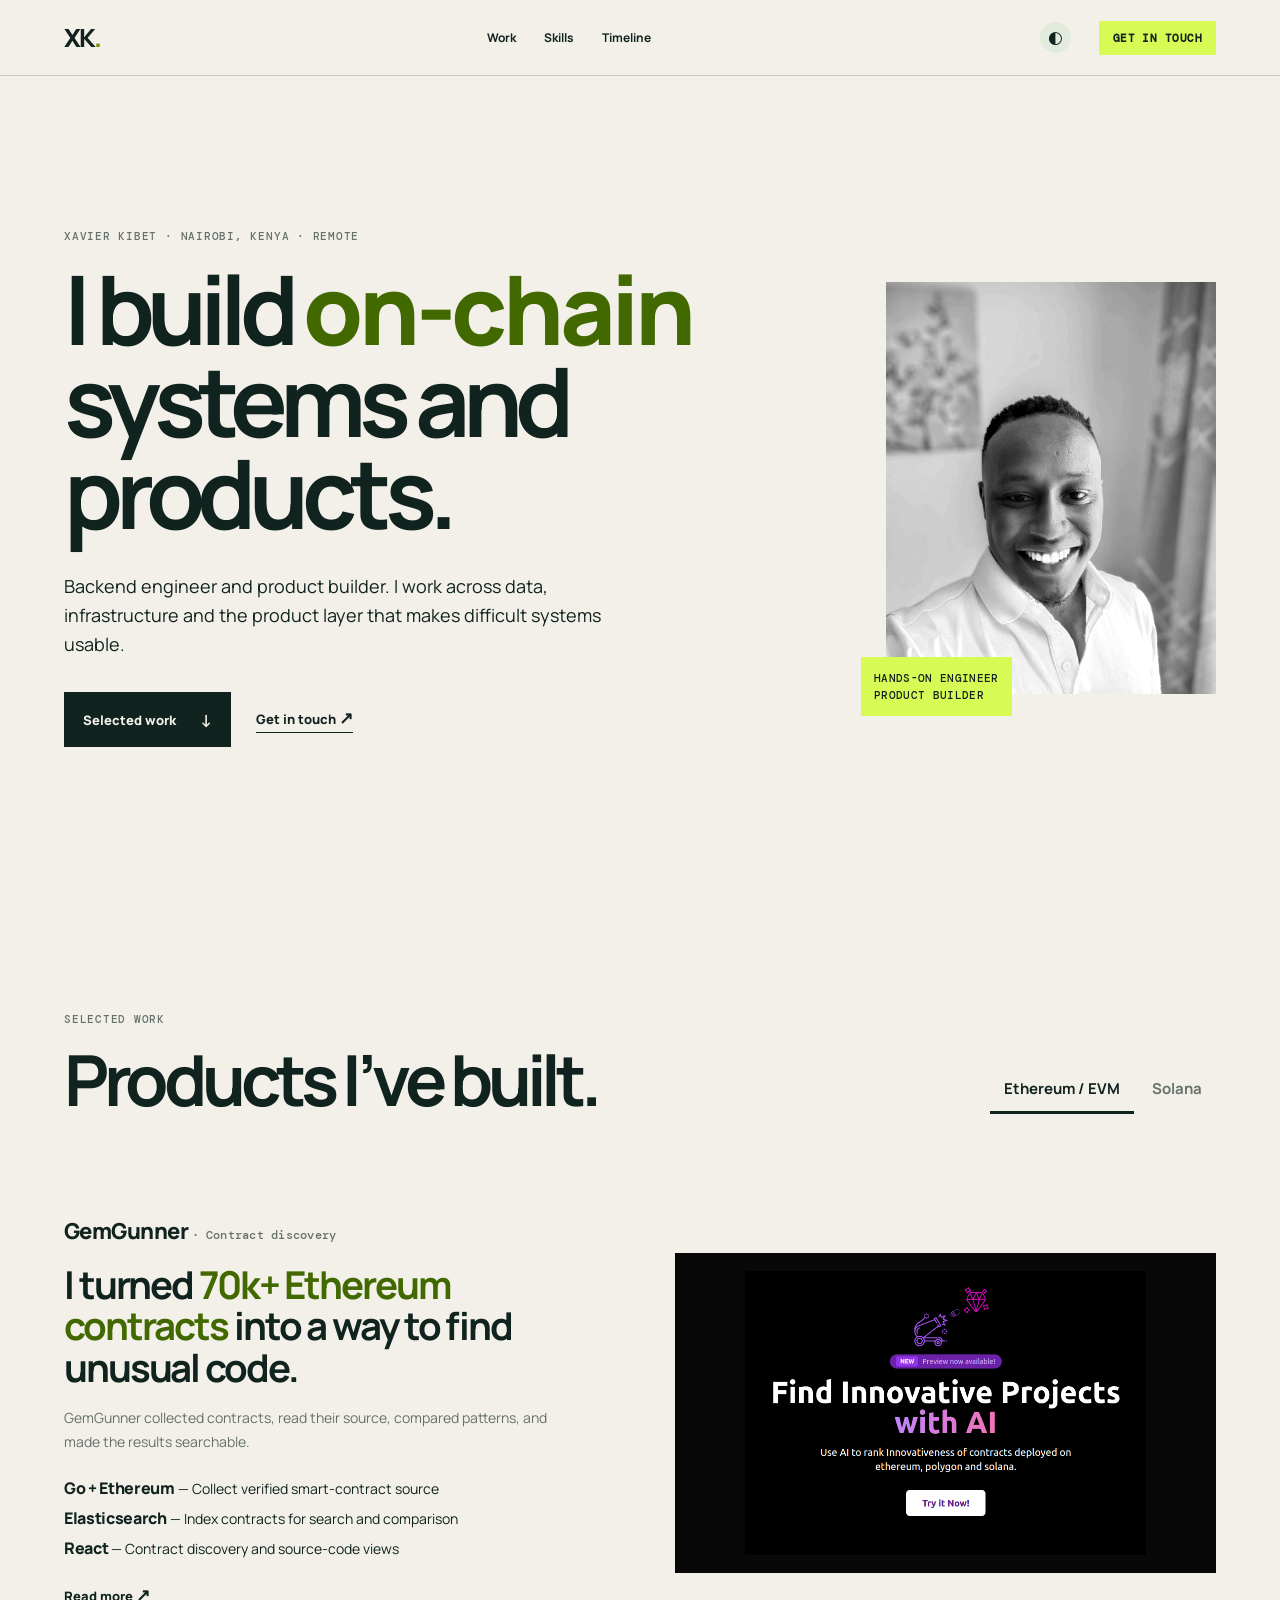
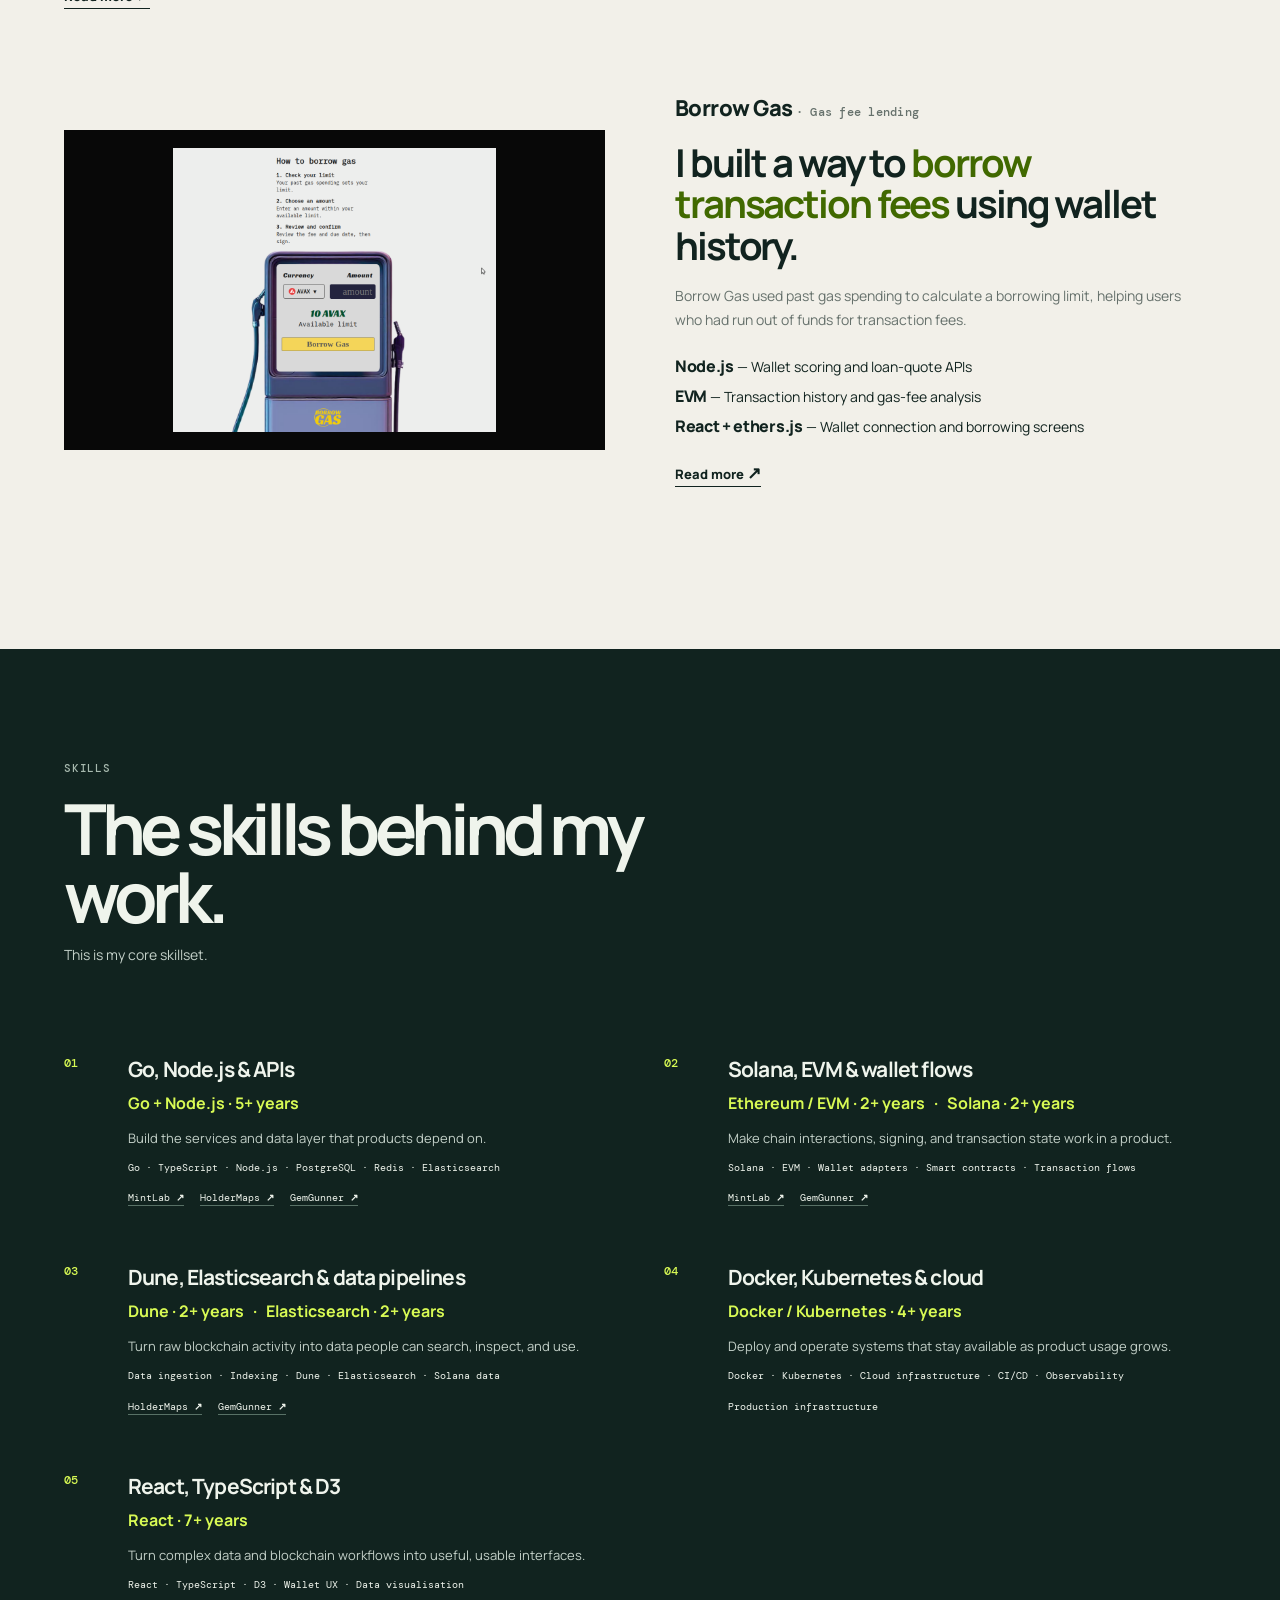
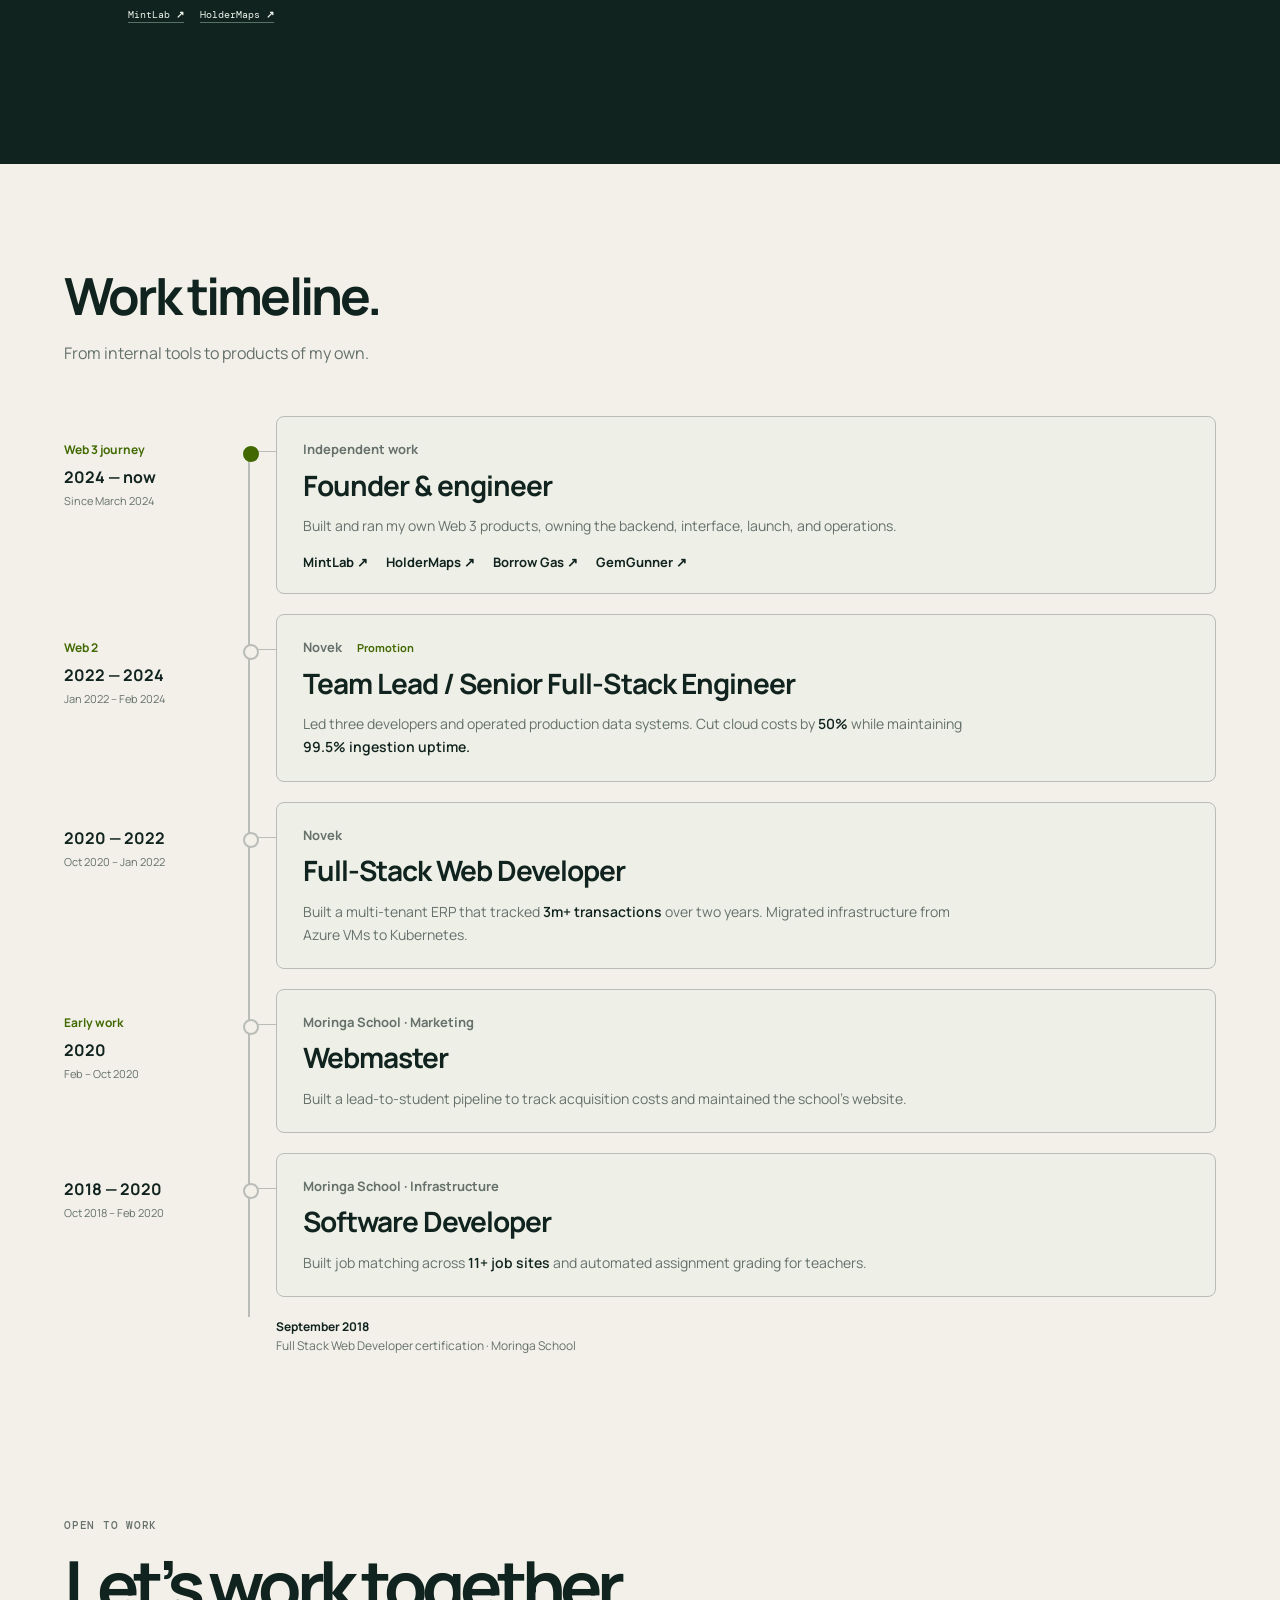
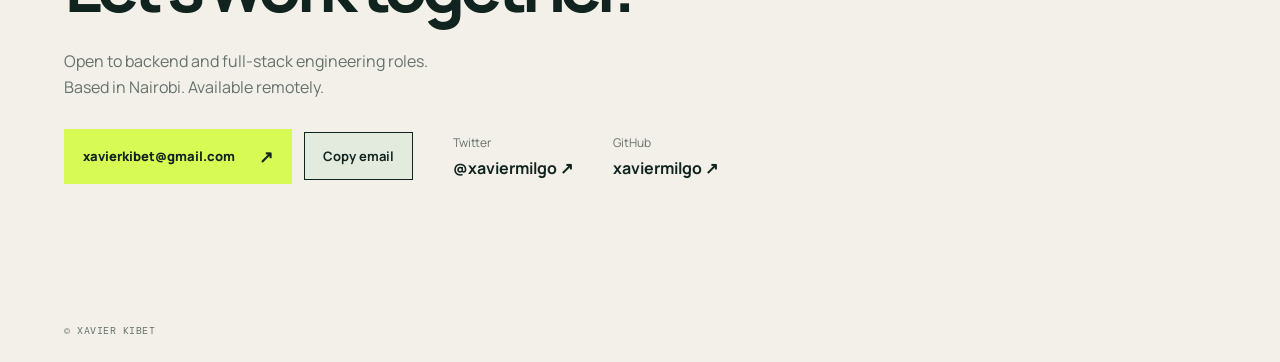
<file: index.html>
<!doctype html>
<html lang="en">
  <head>
    <meta charset="UTF-8" />
    <meta name="viewport" content="width=device-width, initial-scale=1.0" />
    <meta name="description" content="Xavier Kibet — backend engineer and product builder for on-chain systems." />
    <title>Xavier Kibet — Systems, data, and shipped products</title>
    <!-- Google tag (gtag.js) -->
    <script async src="https://www.googletagmanager.com/gtag/js?id=G-64GCBMGFNL"></script>
    <script>
      window.dataLayer = window.dataLayer || [];
      function gtag(){dataLayer.push(arguments);}
      gtag('js', new Date());
      gtag('config', 'G-64GCBMGFNL', {
        allow_google_signals: false,
        allow_ad_personalization_signals: false
      });
    </script>
    <link rel="icon" href="/favicon.ico" sizes="16x16 32x32 48x48" />
    <link rel="icon" href="/favicon.svg" type="image/svg+xml" sizes="any" />
    <link rel="apple-touch-icon" href="/apple-touch-icon.png" sizes="180x180" />
    <link rel="preconnect" href="https://fonts.googleapis.com" />
    <link rel="preconnect" href="https://fonts.gstatic.com" crossorigin />
    <link href="https://fonts.googleapis.com/css2?family=DM+Mono:wght@400;500&family=Manrope:wght@400;500;600;700;800&family=Playfair+Display:ital,wght@0,500;1,500&display=swap" rel="stylesheet" />
    <link rel="stylesheet" href="styles.css" />
    <link rel="stylesheet" href="skills.css" />
    <link rel="stylesheet" href="screenshots.css" />
    <link rel="stylesheet" href="gallery.css" />
    <link rel="stylesheet" href="hero.css" />
    <link rel="stylesheet" href="skills-list.css" />
    <link rel="stylesheet" href="surfaces.css" />
    <link rel="stylesheet" href="timeline.css" />
    <link rel="stylesheet" href="contact.css" />
    <script defer src="theme.js"></script>
    <script defer src="lightbox.js"></script>
    <script defer src="gallery.js"></script>
    <script defer src="contact.js"></script>
  </head>
  <body>
    <header class="site-header">
      <a class="brand" href="#top" aria-label="Xavier Kibet home">XK<span>.</span></a>
      <nav aria-label="Main navigation"><a href="#work">Work</a><a href="#skills">Skills</a><a href="#timeline">Timeline</a></nav>
      <div class="header-actions"><button class="theme-toggle" type="button" aria-label="Switch colour theme" title="Switch colour theme"><span aria-hidden="true">◐</span></button><a class="availability" href="#contact">Get in touch</a></div>
    </header>
    <main id="top">
      <section class="hero wrap">
        <div class="hero-copy"><p class="kicker">Xavier Kibet · Nairobi, Kenya · Remote</p><h1>I build <em>on-chain</em> systems and products.</h1><p class="lede">Backend engineer and product builder. I work across data, infrastructure and the product layer that makes difficult systems usable.</p><div class="hero-actions"><a class="button dark" href="#work">Selected work <b>↓</b></a><a class="inline-link" href="mailto:xavierkibet@gmail.com">Get in touch <b>↗</b></a></div></div>
        <figure class="portrait"><img src="assets/xavier-kibet.jpg" alt="Xavier Kibet" /><figcaption>Hands-on engineer<br />Product builder</figcaption></figure>
      </section>
      <section id="work" class="gallery wrap">
        <header class="section-heading work-heading">
          <div><p class="kicker">Selected work</p><h2>Products I’ve built.</h2></div>
          <nav class="work-nav" aria-label="Projects by ecosystem">
            <a id="evm-tab" href="?ecosystem=evm#work" data-ecosystem="evm">Ethereum / EVM</a>
            <a id="solana-tab" href="?ecosystem=solana#work" data-ecosystem="solana">Solana</a>
          </nav>
        </header>
        <section class="work-group" id="evm-work" aria-labelledby="evm-work-title">
          <h2 class="work-group-title" id="evm-work-title">Ethereum / EVM <span>2 projects</span></h2>
          <article class="project gemgunner"><div class="project-copy"><p class="project-number">GemGunner <span>· Contract discovery</span></p><h3>I turned <mark>70k+ Ethereum contracts</mark> into a way to find unusual code.</h3><p>GemGunner collected contracts, read their source, compared patterns, and made the results searchable.</p><ul class="project-skills" aria-label="Skills used in this project"><li><strong>Go + Ethereum</strong><span>Collect verified smart-contract source</span></li><li><strong>Elasticsearch</strong><span>Index contracts for search and comparison</span></li><li><strong>React</strong><span>Contract discovery and source-code views</span></li></ul><a class="inline-link" href="projects/gemgunner/">Read more <b>↗</b></a></div><figure class="visual project-shot" tabindex="0" role="button" aria-label="Open image"><img src="projects/gemgunner/assets-screenshot.png" alt="GemGunner homepage showing contract discovery product" /></figure></article>
          <article class="project borrowgas reverse">
          <div class="project-copy">
            <p class="project-number">Borrow Gas <span>· Gas fee lending</span></p>
            <h3>I built a way to <mark>borrow transaction fees</mark> using wallet history.</h3>
            <p>Borrow Gas used past gas spending to calculate a borrowing limit, helping users who had run out of funds for transaction fees.</p>
            <ul class="project-skills" aria-label="Skills used in this project">
              <li><strong>Node.js</strong><span>Wallet scoring and loan-quote APIs</span></li>
              <li><strong>EVM</strong><span>Transaction history and gas-fee analysis</span></li>
              <li><strong>React + ethers.js</strong><span>Wallet connection and borrowing screens</span></li>
            </ul>
            <a class="inline-link" href="projects/borrow-gas/">Read more <b>↗</b></a>
          </div>
          <figure class="visual project-shot" tabindex="0" role="button" aria-label="Open Borrow Gas image"><img src="projects/borrow-gas/assets/product-screen.png" alt="Borrow Gas interface showing an AVAX borrowing amount and available limit" /></figure>
        </article>
        </section>
        <section class="work-group" id="solana-work" aria-labelledby="solana-work-title">
          <h2 class="work-group-title" id="solana-work-title">Solana <span>2 projects</span></h2>
          <article class="project mintlab"><div class="project-copy"><p class="project-number">MintLab <span>· Memecoin launchpad</span></p><h3>I built a Solana address tool used for <mark>100+ token launches.</mark></h3><p>It searched for memorable token addresses, then took people through launch. A single RTX 3090 found seven-character matches in under five minutes.</p><ul class="project-skills" aria-label="Skills used in this project"><li><strong>Go</strong><span>Address-search and token-launch APIs</span></li><li><strong>Solana</strong><span>Wallet signing and token deployment</span></li><li><strong>React</strong><span>Search, payment and launch screens</span></li></ul><a class="inline-link" href="projects/mintlab/">Read more <b>↗</b></a></div><figure class="visual project-shot" tabindex="0" role="button" aria-label="Open image"><img src="projects/mintlab/assets/product-screen.png" alt="MintLab product interface" /></figure></article>
          <article class="project holdermaps reverse"><div class="project-copy"><p class="project-number">HolderMaps <span>· Token ownership maps</span></p><h3>I made <mark>2m+ Solana wallet relationships</mark> easier to see.</h3><p>HolderMaps turned token ownership from a table of addresses into a visual map people could inspect.</p><ul class="project-skills" aria-label="Skills used in this project"><li><strong>Node.js + Dune</strong><span>Collect and process Solana ownership data</span></li><li><strong>Elasticsearch</strong><span>Index wallet relationships for lookup</span></li><li><strong>React + D3</strong><span>Interactive maps of token holders</span></li></ul><a class="inline-link" href="projects/holdermaps/">Read more <b>↗</b></a></div><figure class="visual project-shot" tabindex="0" role="button" aria-label="Open image"><img src="projects/holdermaps/assets/product-screen.png" alt="HolderMaps token ownership product interface" /></figure></article>
        </section>
      </section>
      <section id="skills" class="skills"><div class="wrap"><header class="section-heading"><p class="kicker">Skills</p><h2>The skills behind my work.</h2><p class="skills-intro">This is my core skillset.</p></header><ol class="skill-list"><li><span class="skill-count">01</span><div><h3>Go, Node.js &amp; APIs</h3><p class="experience-note"><strong>Go + Node.js · 5+ years</strong></p><p>Build the services and data layer that products depend on.</p><p class="skill-tech">Go · TypeScript · Node.js · PostgreSQL · Redis · Elasticsearch</p><div class="skill-projects"><a href="projects/mintlab/">MintLab <b>↗</b></a><a href="projects/holdermaps/">HolderMaps <b>↗</b></a><a href="projects/gemgunner/">GemGunner <b>↗</b></a></div></div></li><li><span class="skill-count">02</span><div><h3>Solana, EVM &amp; wallet flows</h3><p class="experience-note"><strong>Ethereum / EVM · 2+ years &nbsp; · &nbsp; Solana · 2+ years</strong></p><p>Make chain interactions, signing, and transaction state work in a product.</p><p class="skill-tech">Solana · EVM · Wallet adapters · Smart contracts · Transaction flows</p><div class="skill-projects"><a href="projects/mintlab/">MintLab <b>↗</b></a><a href="projects/gemgunner/">GemGunner <b>↗</b></a></div></div></li><li><span class="skill-count">03</span><div><h3>Dune, Elasticsearch &amp; data pipelines</h3><p class="experience-note"><strong>Dune · 2+ years &nbsp; · &nbsp; Elasticsearch · 2+ years</strong></p><p>Turn raw blockchain activity into data people can search, inspect, and use.</p><p class="skill-tech">Data ingestion · Indexing · Dune · Elasticsearch · Solana data</p><div class="skill-projects"><a href="projects/holdermaps/">HolderMaps <b>↗</b></a><a href="projects/gemgunner/">GemGunner <b>↗</b></a></div></div></li><li><span class="skill-count">04</span><div><h3>Docker, Kubernetes &amp; cloud</h3><p class="experience-note"><strong>Docker / Kubernetes · 4+ years</strong></p><p>Deploy and operate systems that stay available as product usage grows.</p><p class="skill-tech">Docker · Kubernetes · Cloud infrastructure · CI/CD · Observability</p><div class="skill-projects"><span>Production infrastructure</span></div></div></li><li><span class="skill-count">05</span><div><h3>React, TypeScript &amp; D3</h3><p class="experience-note"><strong>React · 7+ years</strong></p><p>Turn complex data and blockchain workflows into useful, usable interfaces.</p><p class="skill-tech">React · TypeScript · D3 · Wallet UX · Data visualisation</p><div class="skill-projects"><a href="projects/mintlab/">MintLab <b>↗</b></a><a href="projects/holdermaps/">HolderMaps <b>↗</b></a></div></div></li></ol></div></section>
      <section id="timeline" class="timeline wrap" aria-labelledby="timeline-title">
        <header class="timeline-heading"><h2 id="timeline-title">Work timeline.</h2><p>From internal tools to products of my own.</p></header>
        <ol class="timeline-rows">
          <li class="timeline-row" data-era="web3" id="timeline-web3">
            <p class="timeline-date"><span class="timeline-era">Web 3 journey</span><strong>2024 — now</strong><span>Since March 2024</span></p>
            <article><p class="timeline-company">Independent work</p><h3>Founder &amp; engineer</h3><p>Built and ran my own Web 3 products, owning the backend, interface, launch, and operations.</p><div class="timeline-projects"><a href="projects/mintlab/">MintLab ↗</a><a href="projects/holdermaps/">HolderMaps ↗</a><a href="projects/borrow-gas/">Borrow Gas ↗</a><a href="projects/gemgunner/">GemGunner ↗</a></div></article>
          </li>
          <li class="timeline-row" data-era="web2" id="timeline-web2">
            <p class="timeline-date"><span class="timeline-era">Web 2</span><strong>2022 — 2024</strong><span>Jan 2022 – Feb 2024</span></p>
            <article><p class="timeline-company">Novek <span>Promotion</span></p><h3>Team Lead / Senior Full-Stack Engineer</h3><p>Led three developers and operated production data systems. Cut cloud costs by <strong>50%</strong> while maintaining <strong>99.5% ingestion uptime.</strong></p></article>
          </li>
          <li class="timeline-row" data-era="web2">
            <p class="timeline-date"><strong>2020 — 2022</strong><span>Oct 2020 – Jan 2022</span></p>
            <article><p class="timeline-company">Novek</p><h3>Full-Stack Web Developer</h3><p>Built a multi-tenant ERP that tracked <strong>3m+ transactions</strong> over two years. Migrated infrastructure from Azure VMs to Kubernetes.</p></article>
          </li>
          <li class="timeline-row" data-era="early" id="timeline-early">
            <p class="timeline-date"><span class="timeline-era">Early work</span><strong>2020</strong><span>Feb – Oct 2020</span></p>
            <article><p class="timeline-company">Moringa School · Marketing</p><h3>Webmaster</h3><p>Built a lead-to-student pipeline to track acquisition costs and maintained the school’s website.</p></article>
          </li>
          <li class="timeline-row" data-era="early">
            <p class="timeline-date"><strong>2018 — 2020</strong><span>Oct 2018 – Feb 2020</span></p>
            <article><p class="timeline-company">Moringa School · Infrastructure</p><h3>Software Developer</h3><p>Built job matching across <strong>11+ job sites</strong> and automated assignment grading for teachers.</p></article>
          </li>
        </ol>
        <p class="timeline-origin"><strong>September 2018</strong> Full Stack Web Developer certification · Moringa School</p>
      </section>
      <section id="contact" class="contact wrap" aria-labelledby="contact-title">
        <p class="kicker">Open to work</p>
        <h2 id="contact-title">Let’s work together.</h2>
        <p>Open to backend and full-stack engineering roles.<br />Based in Nairobi. Available remotely.</p>
        <div class="contact-links">
          <div class="contact-email">
            <a class="button acid" href="mailto:xavierkibet@gmail.com">xavierkibet@gmail.com <b aria-hidden="true">↗</b></a>
            <button class="copy-email" type="button" data-email="xavierkibet@gmail.com">Copy email</button>
            <span class="copy-status" role="status" aria-live="polite"></span>
          </div>
          <a class="contact-social" href="https://twitter.com/xaviermilgo" target="_blank" rel="noreferrer"><span>Twitter</span><strong>@xaviermilgo <b aria-hidden="true">↗</b></strong></a>
          <a class="contact-social" href="https://github.com/xaviermilgo" target="_blank" rel="noreferrer"><span>GitHub</span><strong>xaviermilgo <b aria-hidden="true">↗</b></strong></a>
        </div>
      </section>
    </main><dialog class="lightbox" aria-label="Expanded project image"><button class="lightbox-close" type="button" aria-label="Close expanded image">×</button><img class="lightbox-image" alt="" /></dialog><footer><span>© Xavier Kibet</span></footer>
  </body>
</html>
</file>
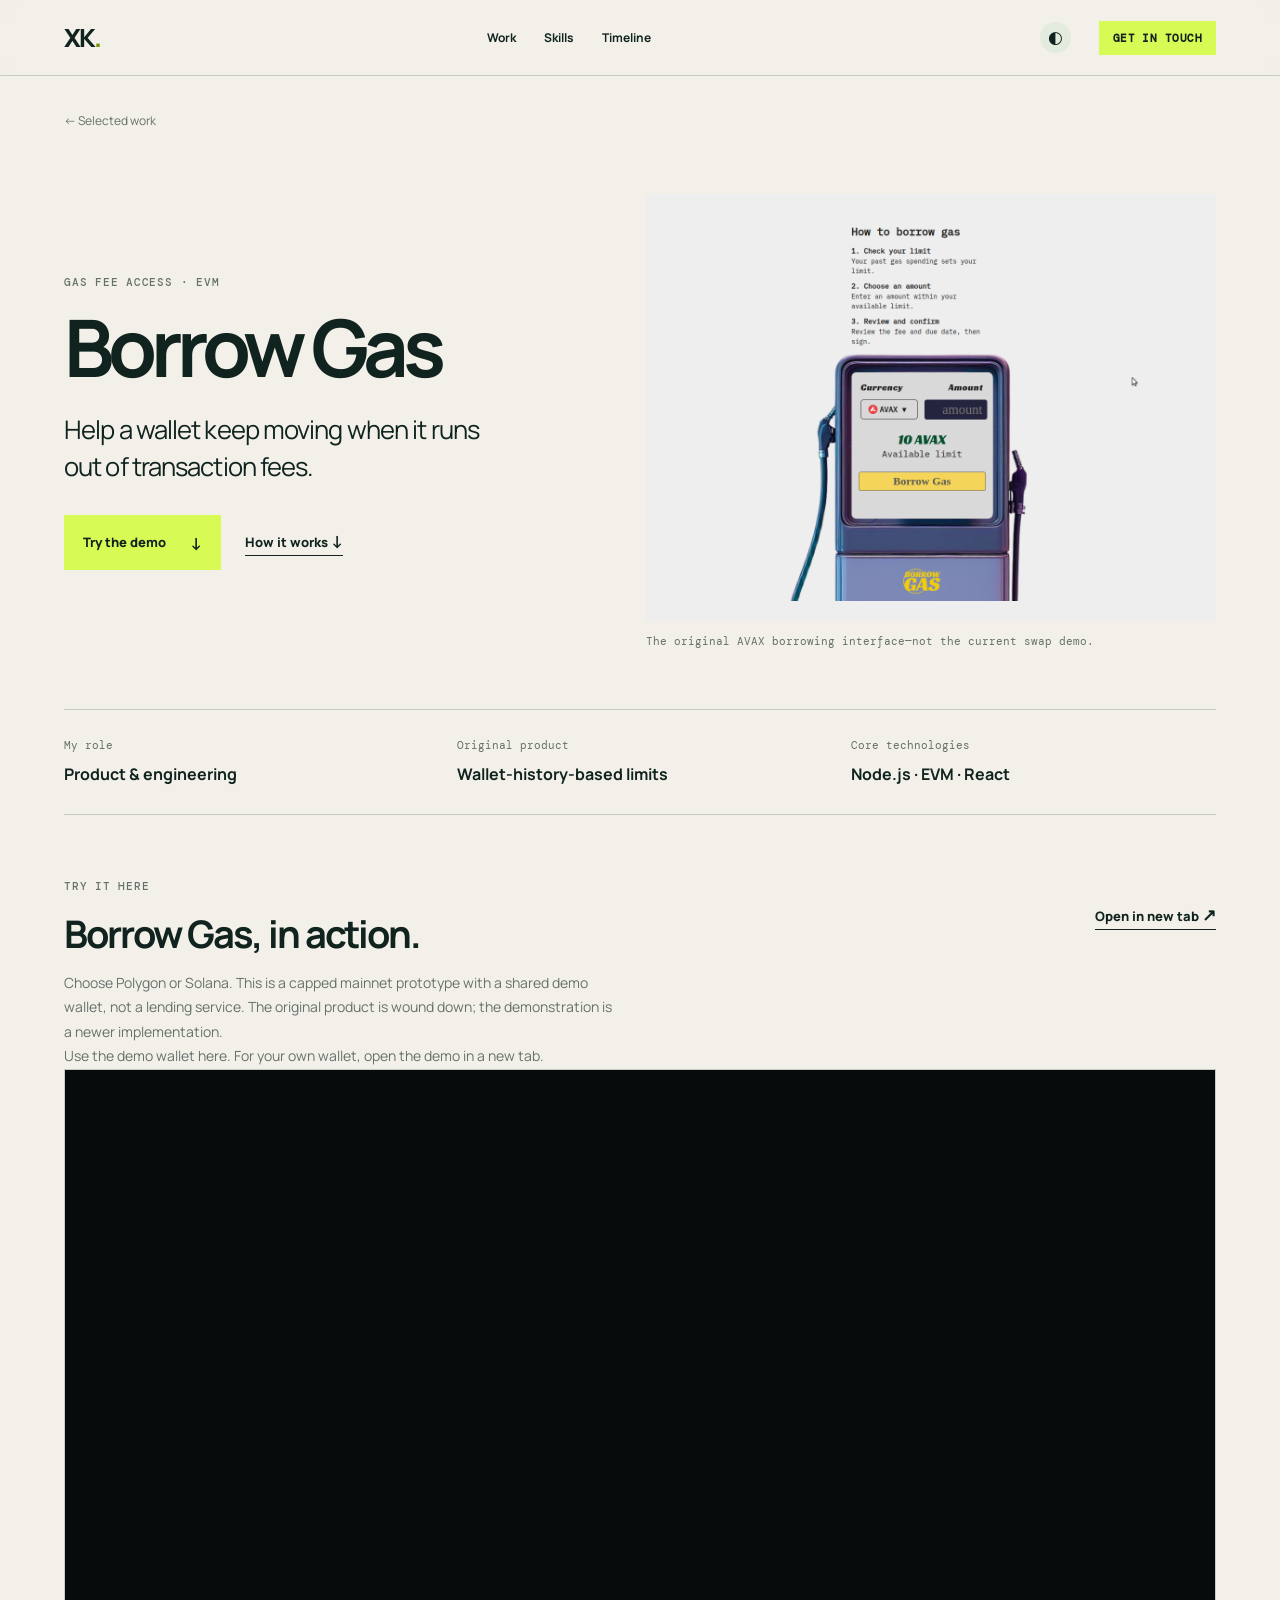
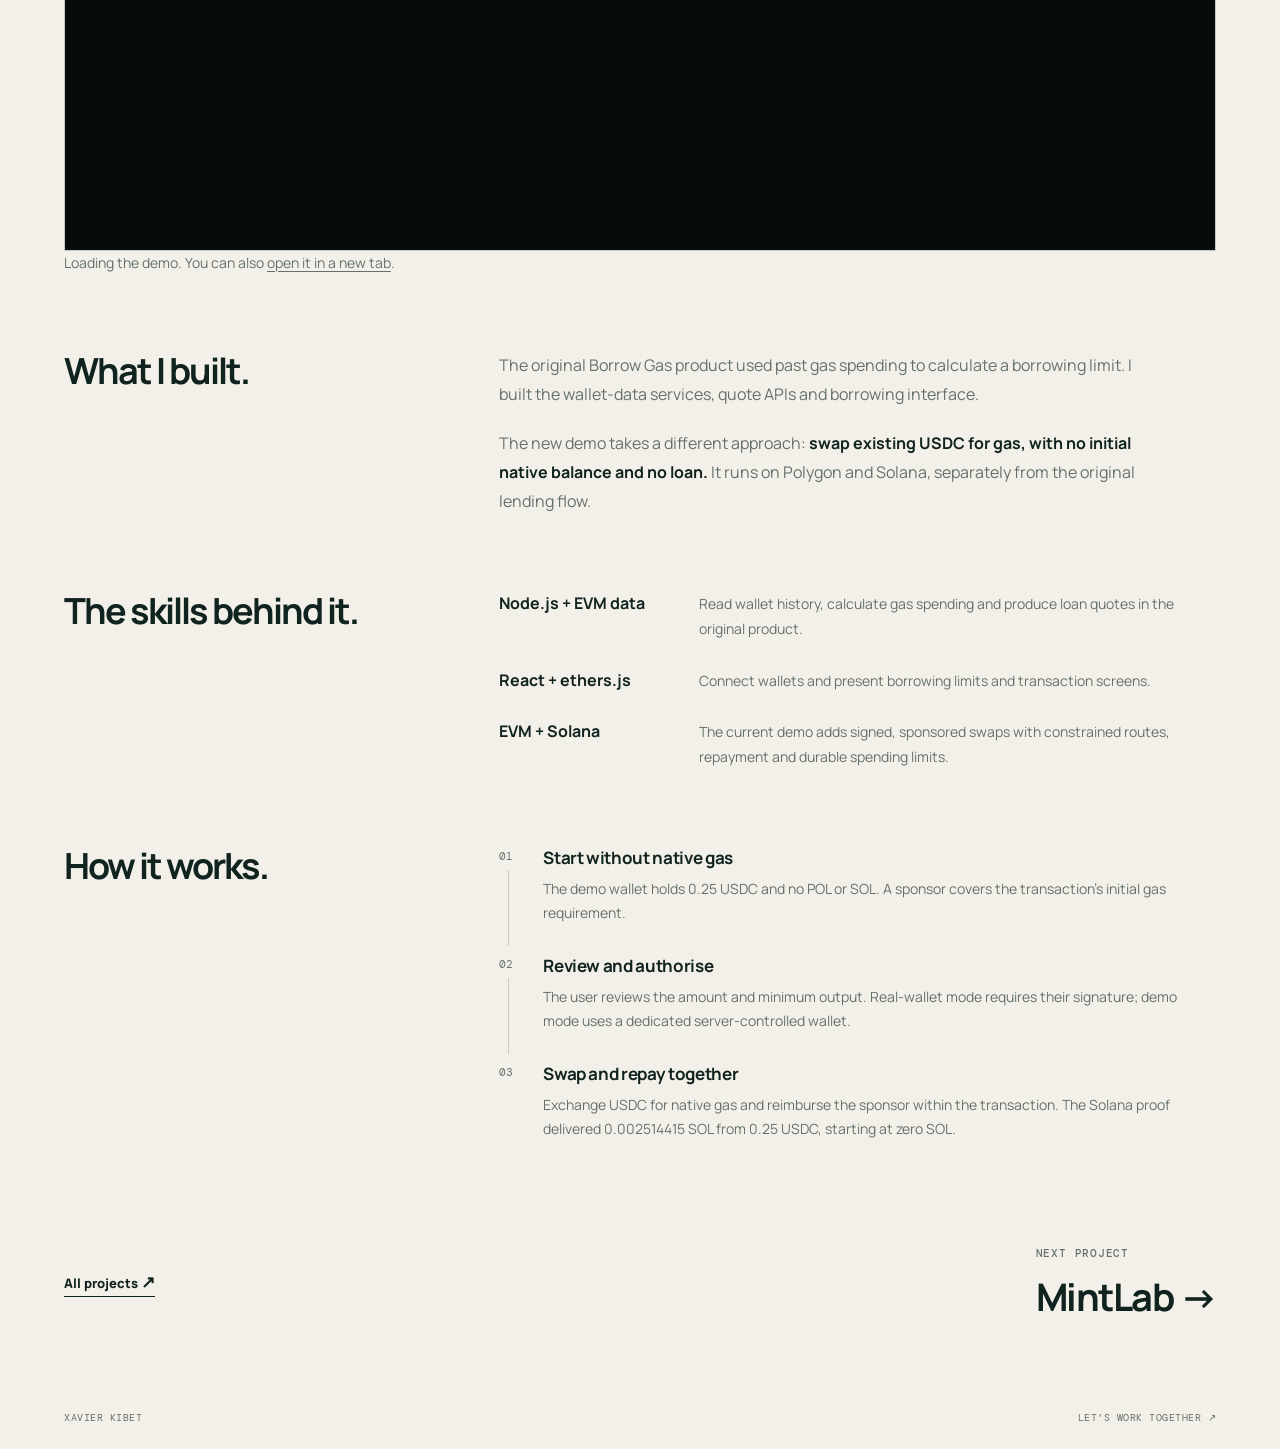
<file: projects/borrow-gas/index.html>
<!doctype html>
<html lang="en">
<head>
  <meta charset="utf-8">
  <meta name="viewport" content="width=device-width,initial-scale=1">
  <meta name="description" content="Borrow Gas — Help a wallet keep moving when it runs out of transaction fees. A project by Xavier Kibet.">
  <title>Borrow Gas — Xavier Kibet</title>
  <!-- Google tag (gtag.js) -->
  <script async src="https://www.googletagmanager.com/gtag/js?id=G-64GCBMGFNL"></script>
  <script>
    window.dataLayer = window.dataLayer || [];
    function gtag(){dataLayer.push(arguments);}
    gtag('js', new Date());
    gtag('config', 'G-64GCBMGFNL', {
      allow_google_signals: false,
      allow_ad_personalization_signals: false
    });
  </script>
  <link rel="icon" href="../../favicon.svg" type="image/svg+xml">
  <link rel="icon" href="../../favicon.ico" sizes="16x16 32x32 48x48">
  <link rel="apple-touch-icon" href="../../apple-touch-icon.png">
  <link rel="preconnect" href="https://fonts.googleapis.com">
  <link rel="preconnect" href="https://fonts.gstatic.com" crossorigin>
  <link href="https://fonts.googleapis.com/css2?family=DM+Mono:wght@400;500&family=Manrope:wght@400;500;600;700;800&family=Playfair+Display:ital,wght@0,500;1,500&display=swap" rel="stylesheet">
  <link rel="stylesheet" href="../../styles.css">
  <link rel="stylesheet" href="../../screenshots.css">
  <link rel="stylesheet" href="../../surfaces.css">
  <link rel="stylesheet" href="../../contact.css">
  <link rel="stylesheet" href="../project.css">
  <script defer src="../../theme.js"></script>
  <script defer src="../../lightbox.js"></script>
  <script defer src="../demo-embed.js"></script>
</head>
<body class="case-page">
  <header class="site-header">
    <a class="brand" href="../../" aria-label="Xavier Kibet home">XK<span>.</span></a>
    <nav aria-label="Main navigation"><a href="../../#work">Work</a><a href="../../#skills">Skills</a><a href="../../#timeline">Timeline</a></nav>
    <div class="header-actions"><button class="theme-toggle" type="button" aria-label="Switch colour theme" title="Switch colour theme"><span aria-hidden="true">◐</span></button><a class="availability" href="../../#contact">Get in touch</a></div>
  </header>
  <main class="wrap">
    <a class="case-back" href="../../?ecosystem=evm#work">← Selected work</a>
    <section class="case-hero" aria-labelledby="project-title">
      <div>
        <p class="kicker">Gas fee access · EVM</p>
        <h1 id="project-title">Borrow Gas</h1>
        <p class="case-lede">Help a wallet keep moving when it runs out of transaction fees.</p>
        <div class="case-actions"><a class="button acid" href="#demo">Try the demo <b aria-hidden="true">↓</b></a><a class="inline-link" href="#engineering">How it works <b aria-hidden="true">↓</b></a></div>
      </div>
      <div class="case-media">
        <figure class="project-shot borrow-shot" tabindex="0" role="button" aria-label="Enlarge Borrow Gas screenshot"><img src="assets/product-screen.png" alt="Original Borrow Gas interface showing a 10 AVAX borrowing limit" fetchpriority="high"></figure>
        <p class="case-caption">The original AVAX borrowing interface—not the current swap demo.</p>
      </div>
    </section>
    <dl class="case-facts">
      <div><dt>My role</dt><dd>Product & engineering</dd></div>
      <div><dt>Original product</dt><dd>Wallet-history-based limits</dd></div>
      <div><dt>Core technologies</dt><dd>Node.js · EVM · React</dd></div>
    </dl>
    <section id="demo" class="case-demo embedded-demo" aria-labelledby="demo-title">
      <header class="demo-section-heading"><div><p class="kicker">Try it here</p><h2 id="demo-title">Borrow Gas, in action.</h2></div><a class="inline-link" href="https://demos.xaviermilgo.com/borrow-gas/" target="_blank" rel="noopener noreferrer">Open in new tab <b aria-hidden="true">↗</b></a></header>
      <p class="demo-context">Choose Polygon or Solana. This is a capped mainnet prototype with a shared demo wallet, not a lending service. The original product is wound down; the demonstration is a newer implementation.</p>
      <p class="demo-wallet-note">Use the demo wallet here. For your own wallet, open the demo in a new tab.</p>
      <div class="demo-frame-wrap">
        <iframe class="demo-frame" src="https://demos.xaviermilgo.com/borrow-gas/?embed=1#demo" title="Borrow Gas interactive demo" loading="lazy" referrerpolicy="strict-origin-when-cross-origin" sandbox="allow-scripts allow-same-origin allow-forms allow-popups allow-popups-to-escape-sandbox" allow="clipboard-write" data-demo-origin="https://demos.xaviermilgo.com"></iframe>
      </div>
      <p class="demo-load-status" role="status">Loading the demo. You can also <a href="https://demos.xaviermilgo.com/borrow-gas/" target="_blank" rel="noopener noreferrer">open it in a new tab</a>.</p>
    </section>
    <section class="case-section" aria-labelledby="ownership-title">
      <h2 id="ownership-title">What I built.</h2>
      <div class="case-body"><p>The original Borrow Gas product used past gas spending to calculate a borrowing limit. I built the wallet-data services, quote APIs and borrowing interface.</p>
        <p>The new demo takes a different approach: <strong>swap existing USDC for gas, with no initial native balance and no loan.</strong> It runs on Polygon and Solana, separately from the original lending flow.</p></div>
    </section>
    <section class="case-section" aria-labelledby="skills-title">
      <h2 id="skills-title">The skills behind it.</h2>
      <div class="case-body"><ul class="case-tech"><li><h3>Node.js + EVM data</h3><p>Read wallet history, calculate gas spending and produce loan quotes in the original product.</p></li><li><h3>React + ethers.js</h3><p>Connect wallets and present borrowing limits and transaction screens.</p></li><li><h3>EVM + Solana</h3><p>The current demo adds signed, sponsored swaps with constrained routes, repayment and durable spending limits.</p></li></ul></div>
    </section>
    <section id="engineering" class="case-section" aria-labelledby="engineering-title">
      <h2 id="engineering-title">How it works.</h2>
      <div class="case-body"><ol class="case-flow"><li><h3>Start without native gas</h3><p>The demo wallet holds 0.25 USDC and no POL or SOL. A sponsor covers the transaction’s initial gas requirement.</p></li><li><h3>Review and authorise</h3><p>The user reviews the amount and minimum output. Real-wallet mode requires their signature; demo mode uses a dedicated server-controlled wallet.</p></li><li><h3>Swap and repay together</h3><p>Exchange USDC for native gas and reimburse the sponsor within the transaction. The Solana proof delivered 0.002514415 SOL from 0.25 USDC, starting at zero SOL.</p></li></ol></div>
    </section>
    <nav class="case-next" aria-label="Project navigation"><a class="inline-link" href="../../#work">All projects <b aria-hidden="true">↗</b></a><div><p class="kicker">Next project</p><a href="../mintlab/">MintLab <span aria-hidden="true">→</span></a></div></nav>
  </main>
  <footer><span>Xavier Kibet</span><a href="../../#contact">Let’s work together ↗</a></footer>
  <dialog class="lightbox" aria-label="Borrow Gas screenshot"><button class="lightbox-close" type="button" aria-label="Close image">×</button><img class="lightbox-image" alt=""></dialog>
</body>
</html>
</file>
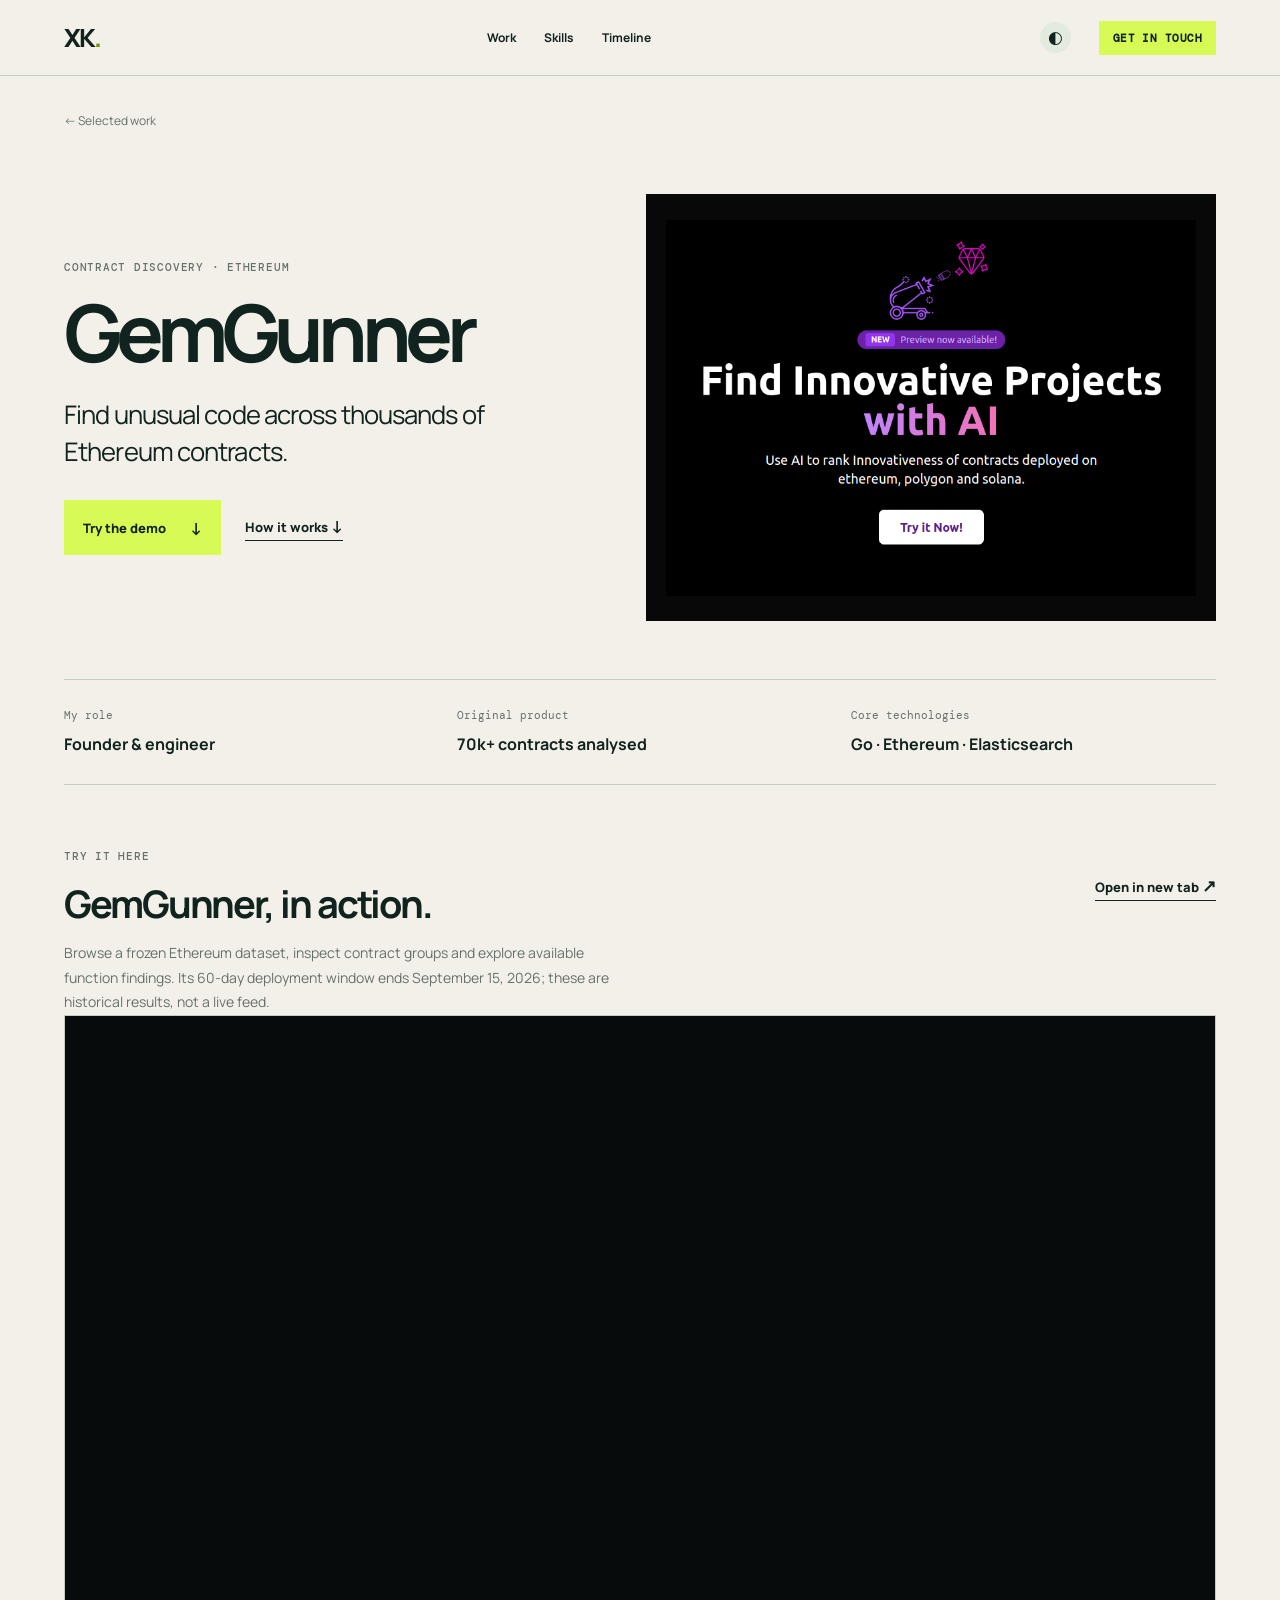
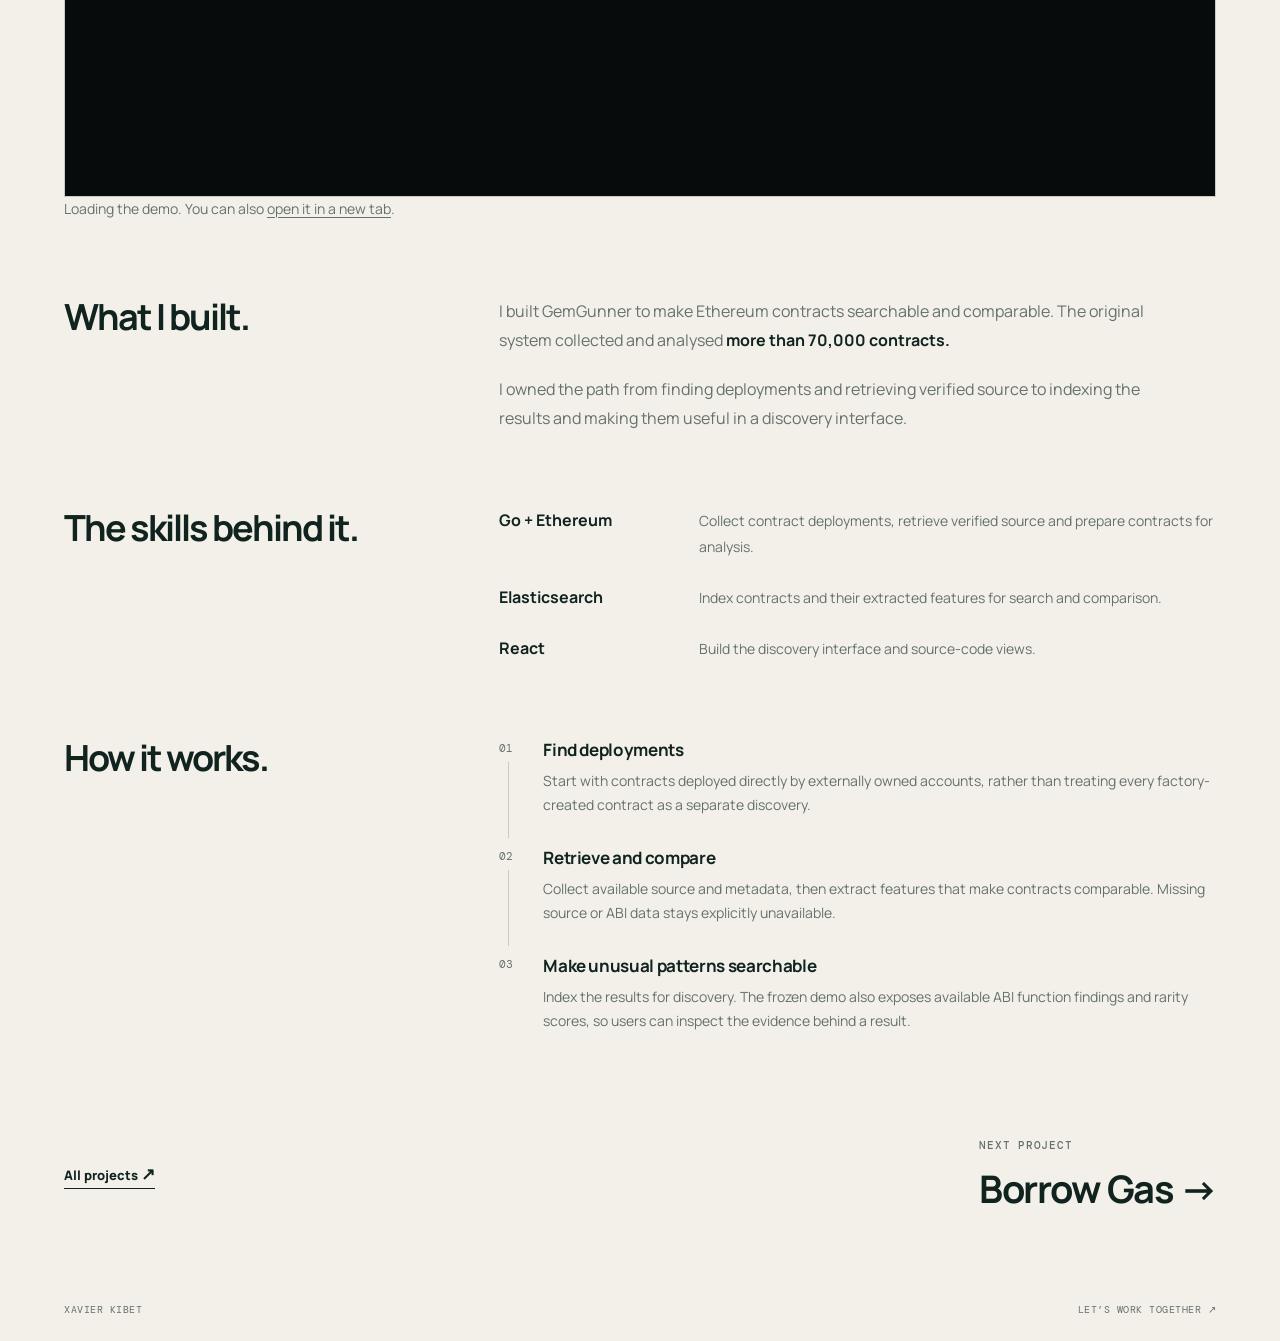
<file: projects/gemgunner/index.html>
<!doctype html>
<html lang="en">
<head>
  <meta charset="utf-8">
  <meta name="viewport" content="width=device-width,initial-scale=1">
  <meta name="description" content="GemGunner — Find unusual code across thousands of Ethereum contracts. A project by Xavier Kibet.">
  <title>GemGunner — Xavier Kibet</title>
  <!-- Google tag (gtag.js) -->
  <script async src="https://www.googletagmanager.com/gtag/js?id=G-64GCBMGFNL"></script>
  <script>
    window.dataLayer = window.dataLayer || [];
    function gtag(){dataLayer.push(arguments);}
    gtag('js', new Date());
    gtag('config', 'G-64GCBMGFNL', {
      allow_google_signals: false,
      allow_ad_personalization_signals: false
    });
  </script>
  <link rel="icon" href="../../favicon.svg" type="image/svg+xml">
  <link rel="icon" href="../../favicon.ico" sizes="16x16 32x32 48x48">
  <link rel="apple-touch-icon" href="../../apple-touch-icon.png">
  <link rel="preconnect" href="https://fonts.googleapis.com">
  <link rel="preconnect" href="https://fonts.gstatic.com" crossorigin>
  <link href="https://fonts.googleapis.com/css2?family=DM+Mono:wght@400;500&family=Manrope:wght@400;500;600;700;800&family=Playfair+Display:ital,wght@0,500;1,500&display=swap" rel="stylesheet">
  <link rel="stylesheet" href="../../styles.css">
  <link rel="stylesheet" href="../../screenshots.css">
  <link rel="stylesheet" href="../../surfaces.css">
  <link rel="stylesheet" href="../../contact.css">
  <link rel="stylesheet" href="../project.css">
  <script defer src="../../theme.js"></script>
  <script defer src="../../lightbox.js"></script>
  <script defer src="../demo-embed.js"></script>
</head>
<body class="case-page">
  <header class="site-header">
    <a class="brand" href="../../" aria-label="Xavier Kibet home">XK<span>.</span></a>
    <nav aria-label="Main navigation"><a href="../../#work">Work</a><a href="../../#skills">Skills</a><a href="../../#timeline">Timeline</a></nav>
    <div class="header-actions"><button class="theme-toggle" type="button" aria-label="Switch colour theme" title="Switch colour theme"><span aria-hidden="true">◐</span></button><a class="availability" href="../../#contact">Get in touch</a></div>
  </header>
  <main class="wrap">
    <a class="case-back" href="../../?ecosystem=evm#work">← Selected work</a>
    <section class="case-hero" aria-labelledby="project-title">
      <div>
        <p class="kicker">Contract discovery · Ethereum</p>
        <h1 id="project-title">GemGunner</h1>
        <p class="case-lede">Find unusual code across thousands of Ethereum contracts.</p>
        <div class="case-actions"><a class="button acid" href="#demo">Try the demo <b aria-hidden="true">↓</b></a><a class="inline-link" href="#engineering">How it works <b aria-hidden="true">↓</b></a></div>
      </div>
      <div class="case-media">
        <figure class="project-shot" tabindex="0" role="button" aria-label="Enlarge GemGunner screenshot"><img src="assets-screenshot.png" alt="GemGunner contract discovery interface" fetchpriority="high"></figure>
      </div>
    </section>
    <dl class="case-facts">
      <div><dt>My role</dt><dd>Founder & engineer</dd></div>
      <div><dt>Original product</dt><dd>70k+ contracts analysed</dd></div>
      <div><dt>Core technologies</dt><dd>Go · Ethereum · Elasticsearch</dd></div>
    </dl>
    <section id="demo" class="case-demo embedded-demo" aria-labelledby="demo-title">
      <header class="demo-section-heading"><div><p class="kicker">Try it here</p><h2 id="demo-title">GemGunner, in action.</h2></div><a class="inline-link" href="https://demos.xaviermilgo.com/gemgunner/" target="_blank" rel="noopener noreferrer">Open in new tab <b aria-hidden="true">↗</b></a></header>
      <p class="demo-context">Browse a frozen Ethereum dataset, inspect contract groups and explore available function findings. Its 60-day deployment window ends September 15, 2026; these are historical results, not a live feed.</p>

      <div class="demo-frame-wrap">
        <iframe class="demo-frame" src="https://demos.xaviermilgo.com/gemgunner/?embed=1" title="GemGunner interactive demo" loading="lazy" referrerpolicy="strict-origin-when-cross-origin" sandbox="allow-scripts allow-same-origin allow-forms allow-popups allow-popups-to-escape-sandbox" allow="clipboard-write" data-demo-origin="https://demos.xaviermilgo.com"></iframe>
      </div>
      <p class="demo-load-status" role="status">Loading the demo. You can also <a href="https://demos.xaviermilgo.com/gemgunner/" target="_blank" rel="noopener noreferrer">open it in a new tab</a>.</p>
    </section>
    <section class="case-section" aria-labelledby="ownership-title">
      <h2 id="ownership-title">What I built.</h2>
      <div class="case-body"><p>I built GemGunner to make Ethereum contracts searchable and comparable. The original system collected and analysed <strong>more than 70,000 contracts.</strong></p>
        <p>I owned the path from finding deployments and retrieving verified source to indexing the results and making them useful in a discovery interface.</p></div>
    </section>
    <section class="case-section" aria-labelledby="skills-title">
      <h2 id="skills-title">The skills behind it.</h2>
      <div class="case-body"><ul class="case-tech"><li><h3>Go + Ethereum</h3><p>Collect contract deployments, retrieve verified source and prepare contracts for analysis.</p></li><li><h3>Elasticsearch</h3><p>Index contracts and their extracted features for search and comparison.</p></li><li><h3>React</h3><p>Build the discovery interface and source-code views.</p></li></ul></div>
    </section>
    <section id="engineering" class="case-section" aria-labelledby="engineering-title">
      <h2 id="engineering-title">How it works.</h2>
      <div class="case-body"><ol class="case-flow"><li><h3>Find deployments</h3><p>Start with contracts deployed directly by externally owned accounts, rather than treating every factory-created contract as a separate discovery.</p></li><li><h3>Retrieve and compare</h3><p>Collect available source and metadata, then extract features that make contracts comparable. Missing source or ABI data stays explicitly unavailable.</p></li><li><h3>Make unusual patterns searchable</h3><p>Index the results for discovery. The frozen demo also exposes available ABI function findings and rarity scores, so users can inspect the evidence behind a result.</p></li></ol></div>
    </section>
    <nav class="case-next" aria-label="Project navigation"><a class="inline-link" href="../../#work">All projects <b aria-hidden="true">↗</b></a><div><p class="kicker">Next project</p><a href="../borrow-gas/">Borrow Gas <span aria-hidden="true">→</span></a></div></nav>
  </main>
  <footer><span>Xavier Kibet</span><a href="../../#contact">Let’s work together ↗</a></footer>
  <dialog class="lightbox" aria-label="GemGunner screenshot"><button class="lightbox-close" type="button" aria-label="Close image">×</button><img class="lightbox-image" alt=""></dialog>
</body>
</html>
</file>
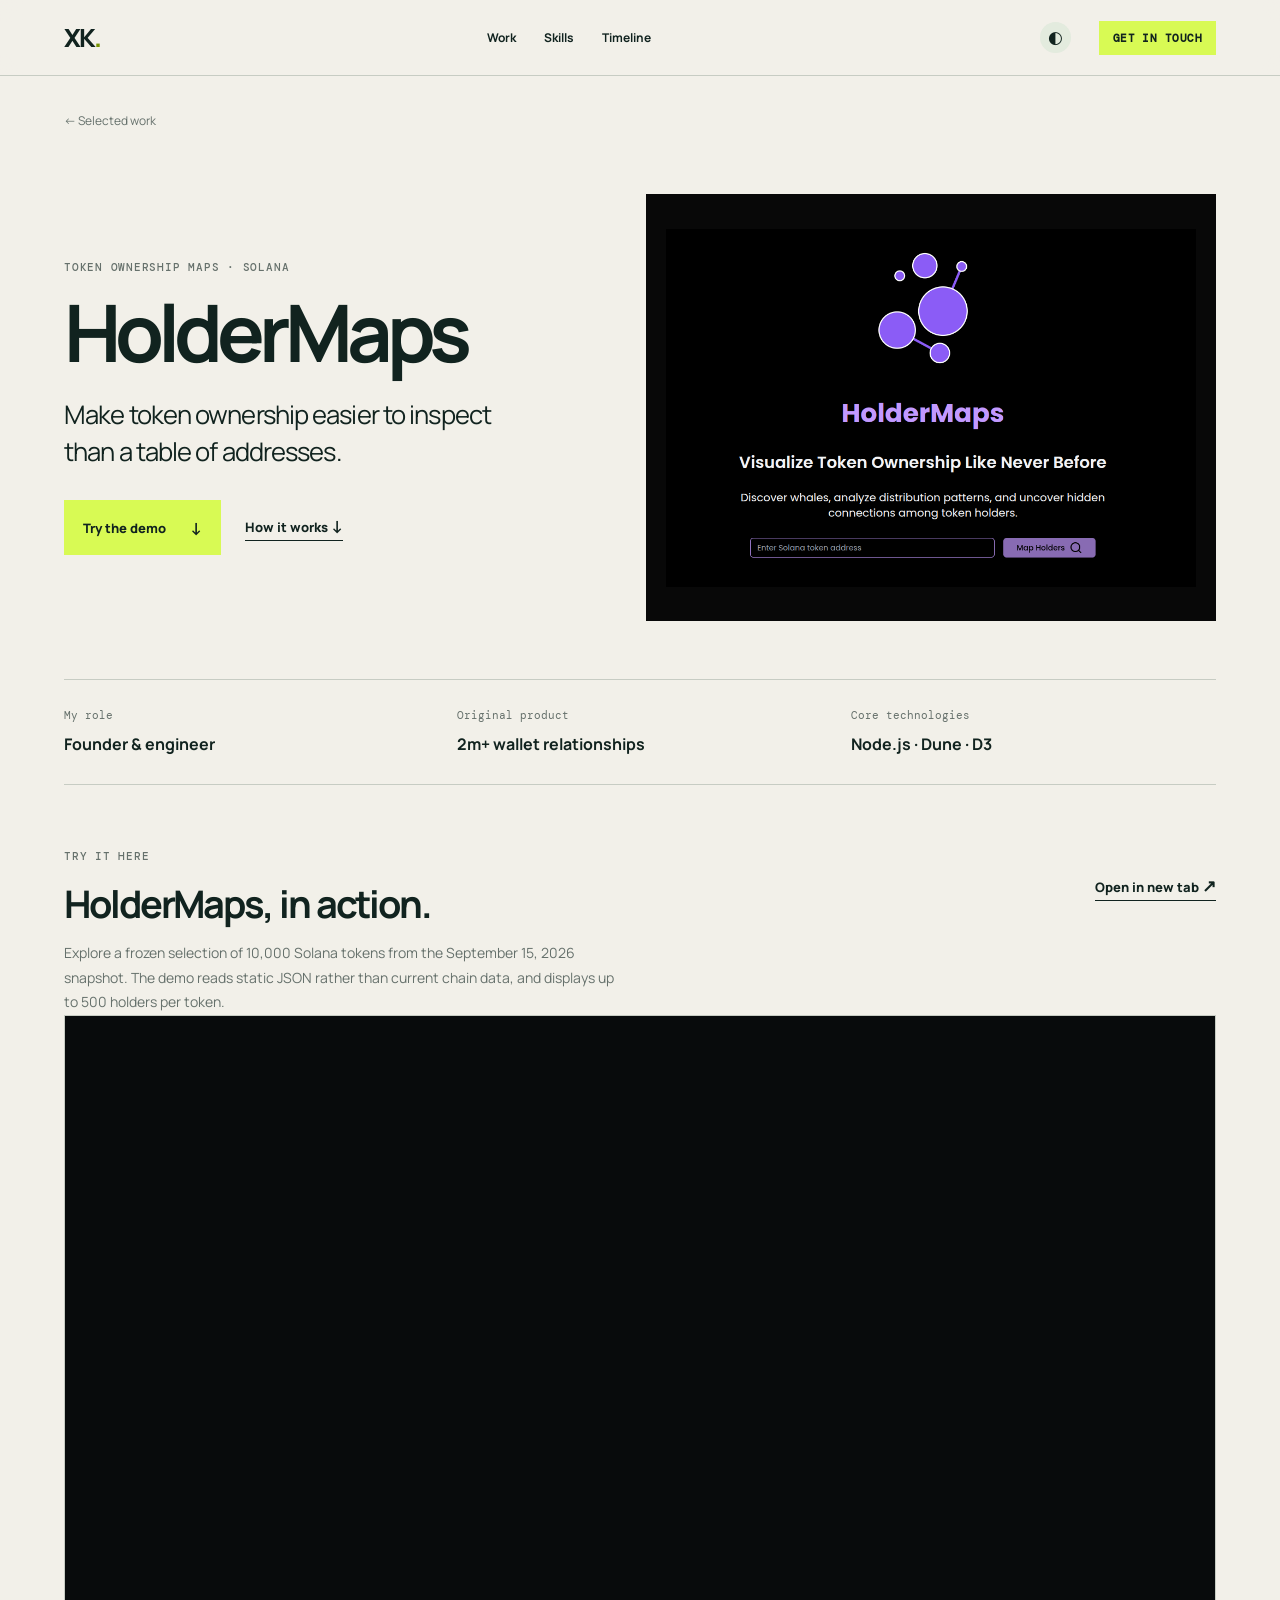
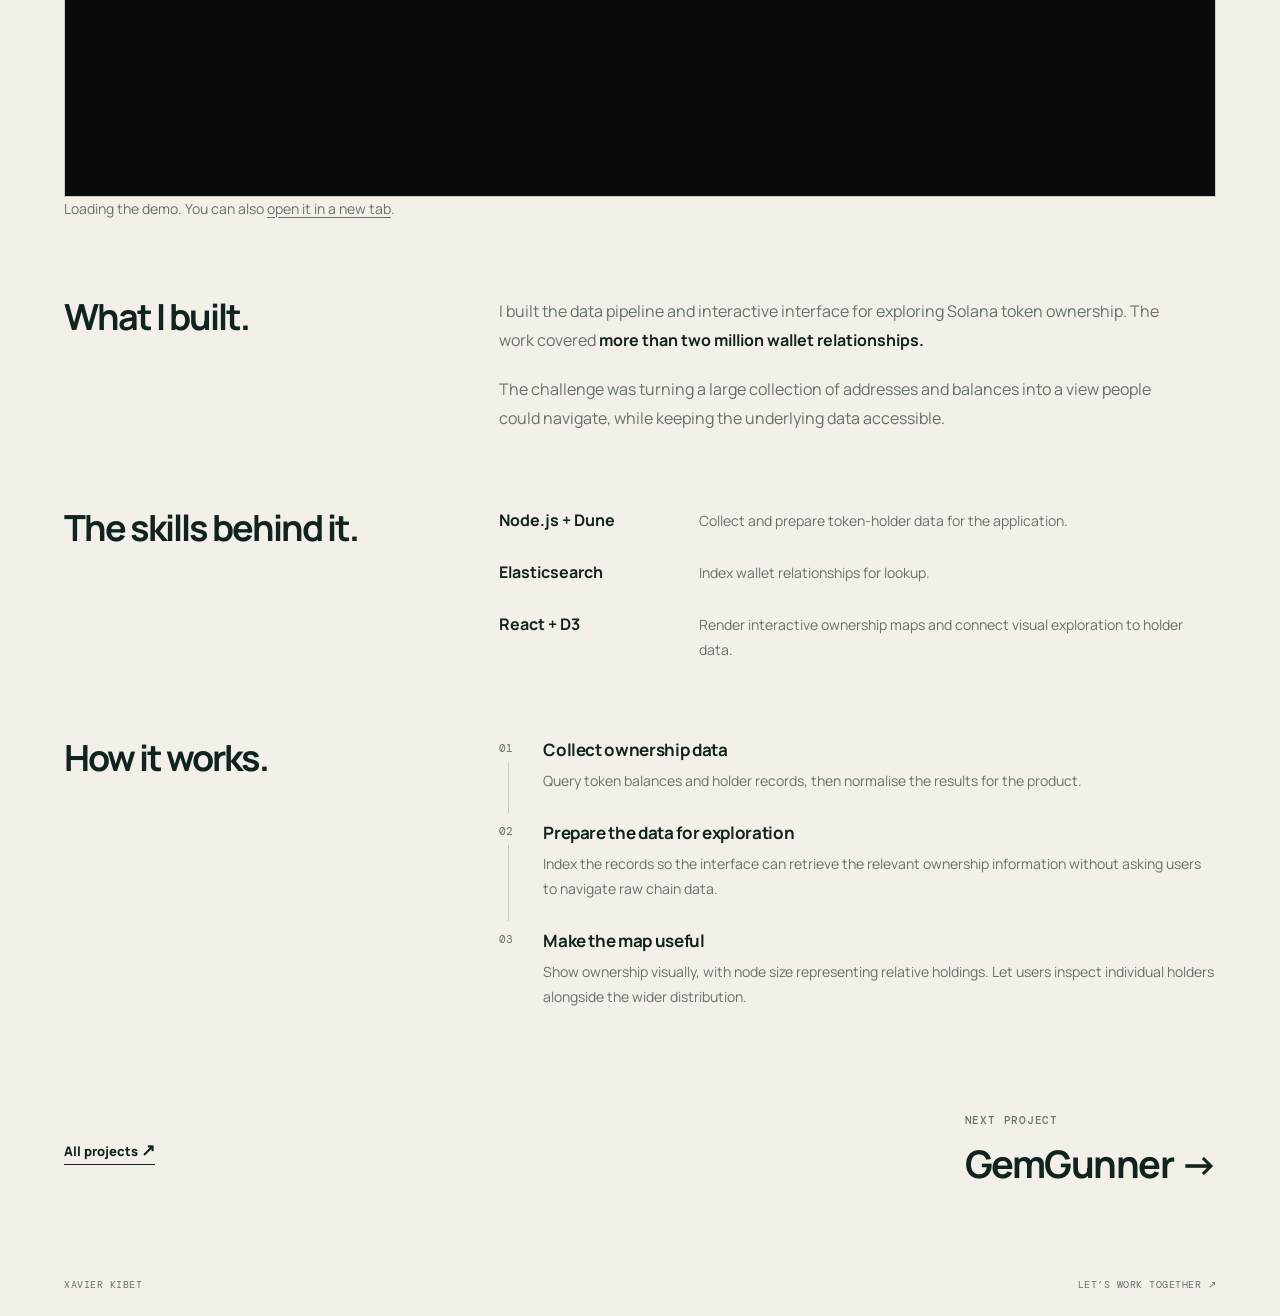
<file: projects/holdermaps/index.html>
<!doctype html>
<html lang="en">
<head>
  <meta charset="utf-8">
  <meta name="viewport" content="width=device-width,initial-scale=1">
  <meta name="description" content="HolderMaps — Make token ownership easier to inspect than a table of addresses. A project by Xavier Kibet.">
  <title>HolderMaps — Xavier Kibet</title>
  <!-- Google tag (gtag.js) -->
  <script async src="https://www.googletagmanager.com/gtag/js?id=G-64GCBMGFNL"></script>
  <script>
    window.dataLayer = window.dataLayer || [];
    function gtag(){dataLayer.push(arguments);}
    gtag('js', new Date());
    gtag('config', 'G-64GCBMGFNL', {
      allow_google_signals: false,
      allow_ad_personalization_signals: false
    });
  </script>
  <link rel="icon" href="../../favicon.svg" type="image/svg+xml">
  <link rel="icon" href="../../favicon.ico" sizes="16x16 32x32 48x48">
  <link rel="apple-touch-icon" href="../../apple-touch-icon.png">
  <link rel="preconnect" href="https://fonts.googleapis.com">
  <link rel="preconnect" href="https://fonts.gstatic.com" crossorigin>
  <link href="https://fonts.googleapis.com/css2?family=DM+Mono:wght@400;500&family=Manrope:wght@400;500;600;700;800&family=Playfair+Display:ital,wght@0,500;1,500&display=swap" rel="stylesheet">
  <link rel="stylesheet" href="../../styles.css">
  <link rel="stylesheet" href="../../screenshots.css">
  <link rel="stylesheet" href="../../surfaces.css">
  <link rel="stylesheet" href="../../contact.css">
  <link rel="stylesheet" href="../project.css">
  <script defer src="../../theme.js"></script>
  <script defer src="../../lightbox.js"></script>
  <script defer src="../demo-embed.js"></script>
</head>
<body class="case-page">
  <header class="site-header">
    <a class="brand" href="../../" aria-label="Xavier Kibet home">XK<span>.</span></a>
    <nav aria-label="Main navigation"><a href="../../#work">Work</a><a href="../../#skills">Skills</a><a href="../../#timeline">Timeline</a></nav>
    <div class="header-actions"><button class="theme-toggle" type="button" aria-label="Switch colour theme" title="Switch colour theme"><span aria-hidden="true">◐</span></button><a class="availability" href="../../#contact">Get in touch</a></div>
  </header>
  <main class="wrap">
    <a class="case-back" href="../../?ecosystem=solana#work">← Selected work</a>
    <section class="case-hero" aria-labelledby="project-title">
      <div>
        <p class="kicker">Token ownership maps · Solana</p>
        <h1 id="project-title">HolderMaps</h1>
        <p class="case-lede">Make token ownership easier to inspect than a table of addresses.</p>
        <div class="case-actions"><a class="button acid" href="#demo">Try the demo <b aria-hidden="true">↓</b></a><a class="inline-link" href="#engineering">How it works <b aria-hidden="true">↓</b></a></div>
      </div>
      <div class="case-media">
        <figure class="project-shot" tabindex="0" role="button" aria-label="Enlarge HolderMaps screenshot"><img src="assets/product-screen.png" alt="HolderMaps product with a Solana token address search" fetchpriority="high"></figure>
      </div>
    </section>
    <dl class="case-facts">
      <div><dt>My role</dt><dd>Founder & engineer</dd></div>
      <div><dt>Original product</dt><dd>2m+ wallet relationships</dd></div>
      <div><dt>Core technologies</dt><dd>Node.js · Dune · D3</dd></div>
    </dl>
    <section id="demo" class="case-demo embedded-demo" aria-labelledby="demo-title">
      <header class="demo-section-heading"><div><p class="kicker">Try it here</p><h2 id="demo-title">HolderMaps, in action.</h2></div><a class="inline-link" href="https://demos.xaviermilgo.com/holdermaps/" target="_blank" rel="noopener noreferrer">Open in new tab <b aria-hidden="true">↗</b></a></header>
      <p class="demo-context">Explore a frozen selection of 10,000 Solana tokens from the September 15, 2026 snapshot. The demo reads static JSON rather than current chain data, and displays up to 500 holders per token.</p>

      <div class="demo-frame-wrap">
        <iframe class="demo-frame" src="https://demos.xaviermilgo.com/holdermaps/?embed=1" title="HolderMaps interactive demo" loading="lazy" referrerpolicy="strict-origin-when-cross-origin" sandbox="allow-scripts allow-same-origin allow-forms allow-popups allow-popups-to-escape-sandbox" allow="clipboard-write" data-demo-origin="https://demos.xaviermilgo.com"></iframe>
      </div>
      <p class="demo-load-status" role="status">Loading the demo. You can also <a href="https://demos.xaviermilgo.com/holdermaps/" target="_blank" rel="noopener noreferrer">open it in a new tab</a>.</p>
    </section>
    <section class="case-section" aria-labelledby="ownership-title">
      <h2 id="ownership-title">What I built.</h2>
      <div class="case-body"><p>I built the data pipeline and interactive interface for exploring Solana token ownership. The work covered <strong>more than two million wallet relationships.</strong></p>
        <p>The challenge was turning a large collection of addresses and balances into a view people could navigate, while keeping the underlying data accessible.</p></div>
    </section>
    <section class="case-section" aria-labelledby="skills-title">
      <h2 id="skills-title">The skills behind it.</h2>
      <div class="case-body"><ul class="case-tech"><li><h3>Node.js + Dune</h3><p>Collect and prepare token-holder data for the application.</p></li><li><h3>Elasticsearch</h3><p>Index wallet relationships for lookup.</p></li><li><h3>React + D3</h3><p>Render interactive ownership maps and connect visual exploration to holder data.</p></li></ul></div>
    </section>
    <section id="engineering" class="case-section" aria-labelledby="engineering-title">
      <h2 id="engineering-title">How it works.</h2>
      <div class="case-body"><ol class="case-flow"><li><h3>Collect ownership data</h3><p>Query token balances and holder records, then normalise the results for the product.</p></li><li><h3>Prepare the data for exploration</h3><p>Index the records so the interface can retrieve the relevant ownership information without asking users to navigate raw chain data.</p></li><li><h3>Make the map useful</h3><p>Show ownership visually, with node size representing relative holdings. Let users inspect individual holders alongside the wider distribution.</p></li></ol></div>
    </section>
    <nav class="case-next" aria-label="Project navigation"><a class="inline-link" href="../../#work">All projects <b aria-hidden="true">↗</b></a><div><p class="kicker">Next project</p><a href="../gemgunner/">GemGunner <span aria-hidden="true">→</span></a></div></nav>
  </main>
  <footer><span>Xavier Kibet</span><a href="../../#contact">Let’s work together ↗</a></footer>
  <dialog class="lightbox" aria-label="HolderMaps screenshot"><button class="lightbox-close" type="button" aria-label="Close image">×</button><img class="lightbox-image" alt=""></dialog>
</body>
</html>
</file>
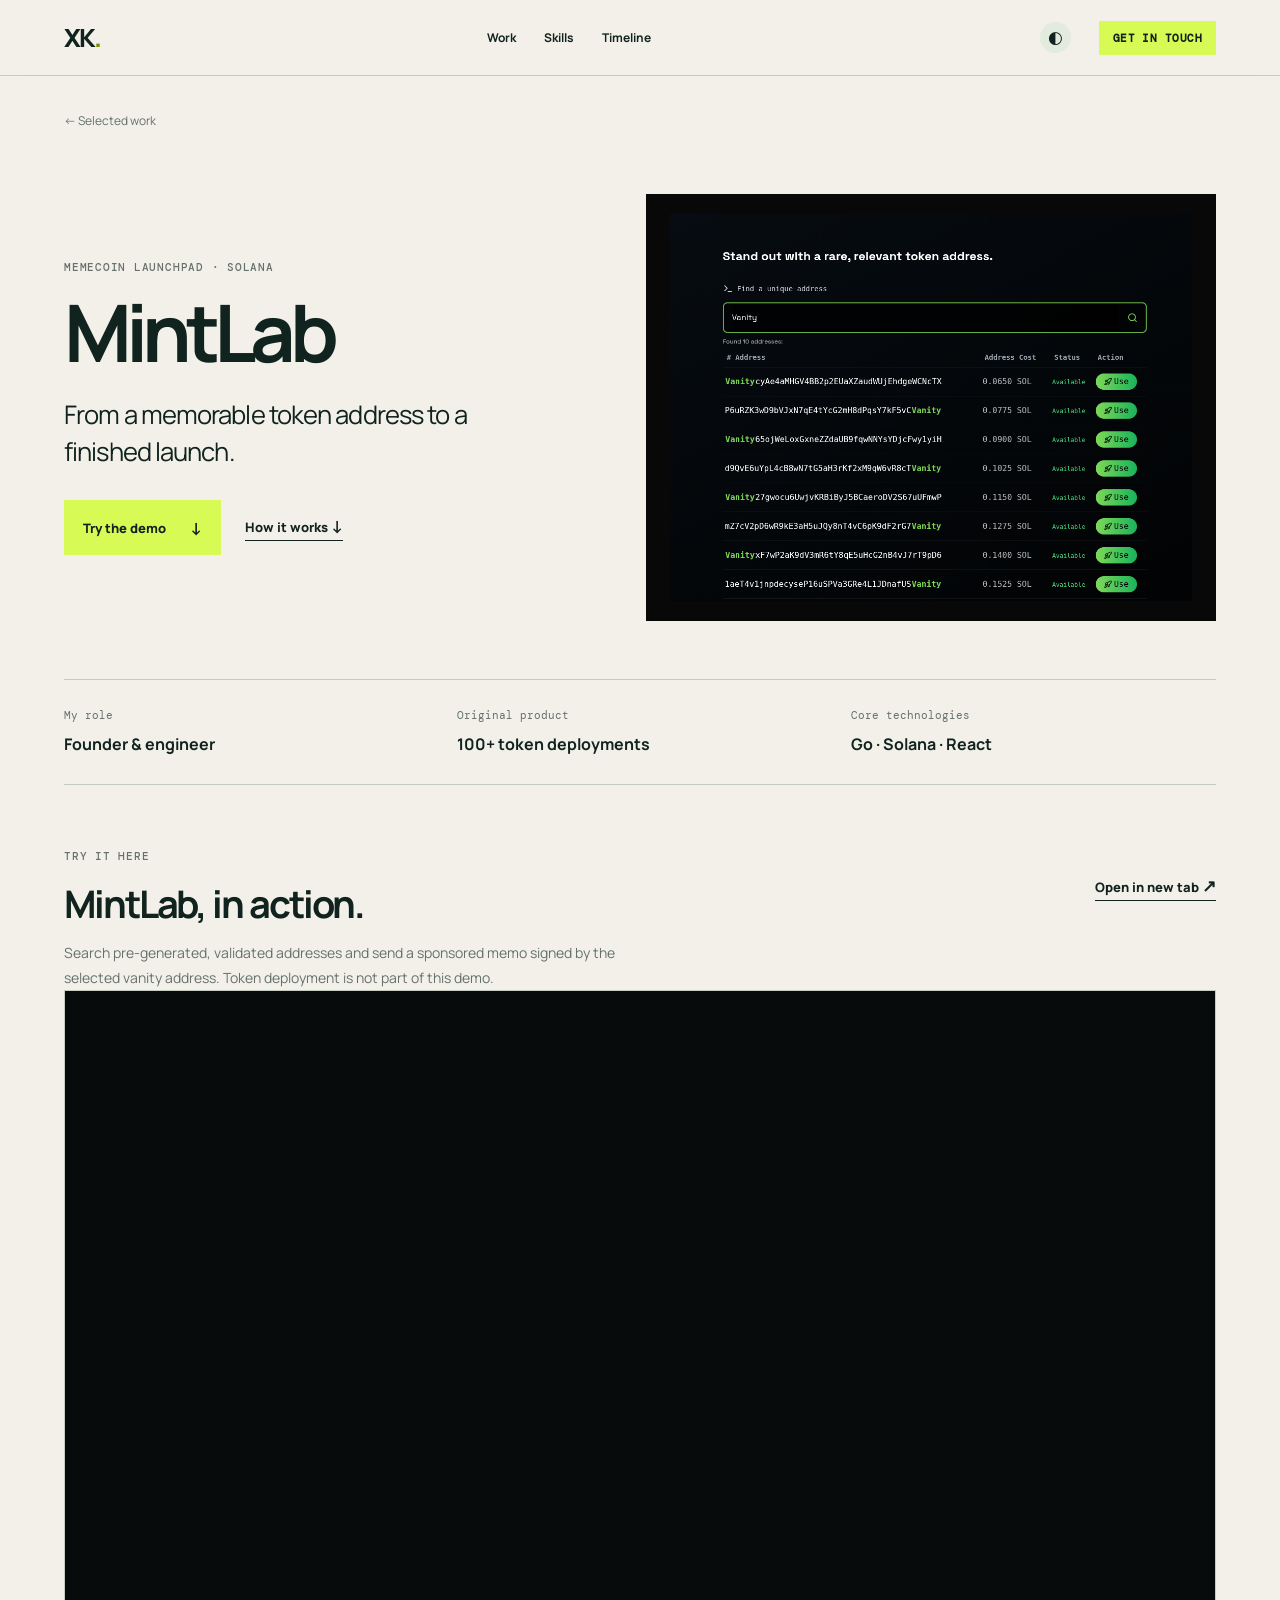
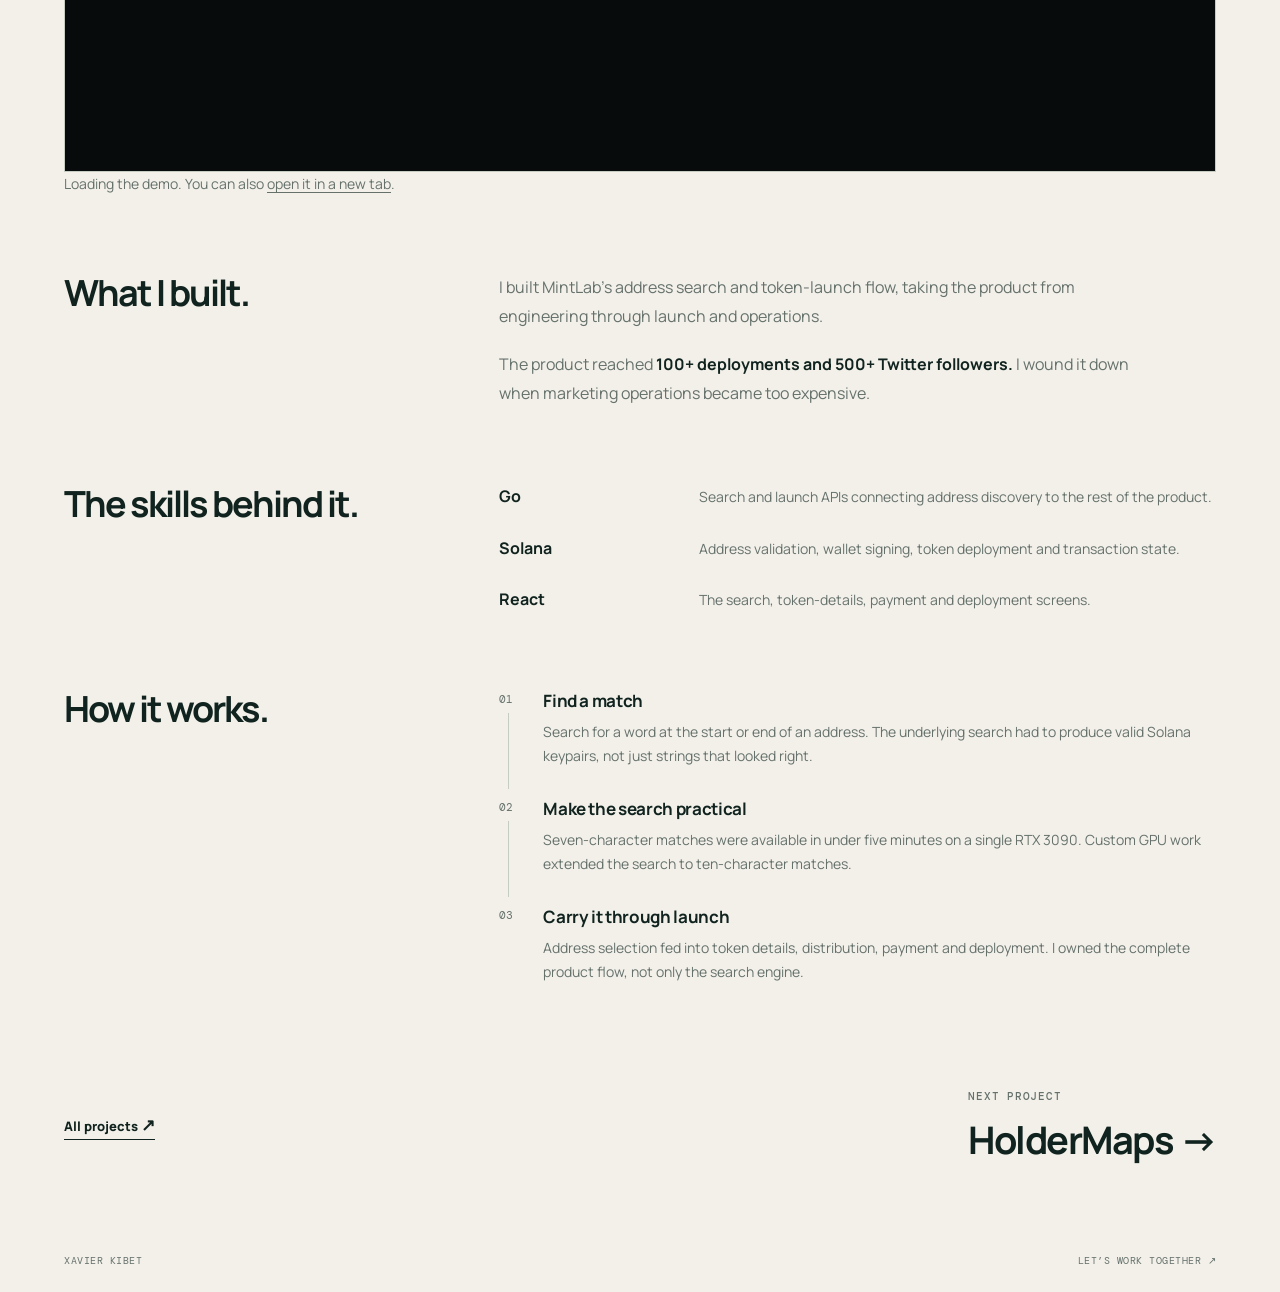
<file: projects/mintlab/index.html>
<!doctype html>
<html lang="en">
<head>
  <meta charset="utf-8">
  <meta name="viewport" content="width=device-width,initial-scale=1">
  <meta name="description" content="MintLab — From a memorable token address to a finished launch. A project by Xavier Kibet.">
  <title>MintLab — Xavier Kibet</title>
  <!-- Google tag (gtag.js) -->
  <script async src="https://www.googletagmanager.com/gtag/js?id=G-64GCBMGFNL"></script>
  <script>
    window.dataLayer = window.dataLayer || [];
    function gtag(){dataLayer.push(arguments);}
    gtag('js', new Date());
    gtag('config', 'G-64GCBMGFNL', {
      allow_google_signals: false,
      allow_ad_personalization_signals: false
    });
  </script>
  <link rel="icon" href="../../favicon.svg" type="image/svg+xml">
  <link rel="icon" href="../../favicon.ico" sizes="16x16 32x32 48x48">
  <link rel="apple-touch-icon" href="../../apple-touch-icon.png">
  <link rel="preconnect" href="https://fonts.googleapis.com">
  <link rel="preconnect" href="https://fonts.gstatic.com" crossorigin>
  <link href="https://fonts.googleapis.com/css2?family=DM+Mono:wght@400;500&family=Manrope:wght@400;500;600;700;800&family=Playfair+Display:ital,wght@0,500;1,500&display=swap" rel="stylesheet">
  <link rel="stylesheet" href="../../styles.css">
  <link rel="stylesheet" href="../../screenshots.css">
  <link rel="stylesheet" href="../../surfaces.css">
  <link rel="stylesheet" href="../../contact.css">
  <link rel="stylesheet" href="../project.css">
  <script defer src="../../theme.js"></script>
  <script defer src="../../lightbox.js"></script>
  <script defer src="../demo-embed.js"></script>
</head>
<body class="case-page">
  <header class="site-header">
    <a class="brand" href="../../" aria-label="Xavier Kibet home">XK<span>.</span></a>
    <nav aria-label="Main navigation"><a href="../../#work">Work</a><a href="../../#skills">Skills</a><a href="../../#timeline">Timeline</a></nav>
    <div class="header-actions"><button class="theme-toggle" type="button" aria-label="Switch colour theme" title="Switch colour theme"><span aria-hidden="true">◐</span></button><a class="availability" href="../../#contact">Get in touch</a></div>
  </header>
  <main class="wrap">
    <a class="case-back" href="../../?ecosystem=solana#work">← Selected work</a>
    <section class="case-hero" aria-labelledby="project-title">
      <div>
        <p class="kicker">Memecoin launchpad · Solana</p>
        <h1 id="project-title">MintLab</h1>
        <p class="case-lede">From a memorable token address to a finished launch.</p>
        <div class="case-actions"><a class="button acid" href="#demo">Try the demo <b aria-hidden="true">↓</b></a><a class="inline-link" href="#engineering">How it works <b aria-hidden="true">↓</b></a></div>
      </div>
      <div class="case-media">
        <figure class="project-shot" tabindex="0" role="button" aria-label="Enlarge MintLab screenshot"><img src="assets/product-screen.png" alt="MintLab address search showing available prefix and suffix matches" fetchpriority="high"></figure>
      </div>
    </section>
    <dl class="case-facts">
      <div><dt>My role</dt><dd>Founder & engineer</dd></div>
      <div><dt>Original product</dt><dd>100+ token deployments</dd></div>
      <div><dt>Core technologies</dt><dd>Go · Solana · React</dd></div>
    </dl>
    <section id="demo" class="case-demo embedded-demo" aria-labelledby="demo-title">
      <header class="demo-section-heading"><div><p class="kicker">Try it here</p><h2 id="demo-title">MintLab, in action.</h2></div><a class="inline-link" href="https://demos.xaviermilgo.com/mintlab/" target="_blank" rel="noopener noreferrer">Open in new tab <b aria-hidden="true">↗</b></a></header>
      <p class="demo-context">Search pre-generated, validated addresses and send a sponsored memo signed by the selected vanity address. Token deployment is not part of this demo.</p>

      <div class="demo-frame-wrap">
        <iframe class="demo-frame" src="https://demos.xaviermilgo.com/mintlab/?embed=1" title="MintLab interactive demo" loading="lazy" referrerpolicy="strict-origin-when-cross-origin" sandbox="allow-scripts allow-same-origin allow-forms allow-popups allow-popups-to-escape-sandbox" allow="clipboard-write" data-demo-origin="https://demos.xaviermilgo.com"></iframe>
      </div>
      <p class="demo-load-status" role="status">Loading the demo. You can also <a href="https://demos.xaviermilgo.com/mintlab/" target="_blank" rel="noopener noreferrer">open it in a new tab</a>.</p>
    </section>
    <section class="case-section" aria-labelledby="ownership-title">
      <h2 id="ownership-title">What I built.</h2>
      <div class="case-body"><p>I built MintLab’s address search and token-launch flow, taking the product from engineering through launch and operations.</p>
        <p>The product reached <strong>100+ deployments and 500+ Twitter followers.</strong> I wound it down when marketing operations became too expensive.</p></div>
    </section>
    <section class="case-section" aria-labelledby="skills-title">
      <h2 id="skills-title">The skills behind it.</h2>
      <div class="case-body"><ul class="case-tech"><li><h3>Go</h3><p>Search and launch APIs connecting address discovery to the rest of the product.</p></li><li><h3>Solana</h3><p>Address validation, wallet signing, token deployment and transaction state.</p></li><li><h3>React</h3><p>The search, token-details, payment and deployment screens.</p></li></ul></div>
    </section>
    <section id="engineering" class="case-section" aria-labelledby="engineering-title">
      <h2 id="engineering-title">How it works.</h2>
      <div class="case-body"><ol class="case-flow"><li><h3>Find a match</h3><p>Search for a word at the start or end of an address. The underlying search had to produce valid Solana keypairs, not just strings that looked right.</p></li><li><h3>Make the search practical</h3><p>Seven-character matches were available in under five minutes on a single RTX 3090. Custom GPU work extended the search to ten-character matches.</p></li><li><h3>Carry it through launch</h3><p>Address selection fed into token details, distribution, payment and deployment. I owned the complete product flow, not only the search engine.</p></li></ol></div>
    </section>
    <nav class="case-next" aria-label="Project navigation"><a class="inline-link" href="../../#work">All projects <b aria-hidden="true">↗</b></a><div><p class="kicker">Next project</p><a href="../holdermaps/">HolderMaps <span aria-hidden="true">→</span></a></div></nav>
  </main>
  <footer><span>Xavier Kibet</span><a href="../../#contact">Let’s work together ↗</a></footer>
  <dialog class="lightbox" aria-label="MintLab screenshot"><button class="lightbox-close" type="button" aria-label="Close image">×</button><img class="lightbox-image" alt=""></dialog>
</body>
</html>
</file>
<file: styles.css>
:root{--ink:#11231f;--paper:#f2f0e9;--surface:#e3ebde;--lime:#d8fa54;--orange:#ff6b35;--muted:#66716c;--line:#c7ccc3;--inverse:#eff4ec;--shadow:rgba(17,35,31,.11)}@media(prefers-color-scheme:dark){:root{--ink:#edf3ed;--paper:#12211d;--surface:#1a3029;--lime:#c6f04d;--orange:#ff8152;--muted:#abb9b0;--line:#38534a;--inverse:#11231f;--shadow:rgba(0,0,0,.24)}}body[data-theme=light]{--ink:#11231f;--paper:#f2f0e9;--surface:#e3ebde;--lime:#d8fa54;--orange:#ff6b35;--muted:#66716c;--line:#c7ccc3;--inverse:#eff4ec;--shadow:rgba(17,35,31,.11)}body[data-theme=dark]{--ink:#edf3ed;--paper:#12211d;--surface:#1a3029;--lime:#c6f04d;--orange:#ff8152;--muted:#abb9b0;--line:#38534a;--inverse:#11231f;--shadow:rgba(0,0,0,.24)}*{box-sizing:border-box}html{scroll-behavior:smooth}body{margin:0;color:var(--ink);background:var(--paper);font-family:Manrope,Arial,sans-serif;transition:background .2s,color .2s}a{color:inherit;text-decoration:none}.wrap{max-width:1280px;margin:auto;padding-left:clamp(24px,5vw,76px);padding-right:clamp(24px,5vw,76px)}.site-header{height:76px;display:flex;align-items:center;justify-content:space-between;padding:0 clamp(24px,5vw,76px);border-bottom:1px solid var(--line);position:sticky;top:0;background:color-mix(in srgb,var(--paper) 94%,transparent);backdrop-filter:blur(12px);z-index:10}.brand{font-weight:800;font-size:25px;letter-spacing:-.09em}.brand span{color:#769300}.site-header nav,.header-actions{display:flex;align-items:center;gap:28px}.site-header nav{font-size:12px;font-weight:700}.availability{font-family:"DM Mono",monospace;font-size:11px;text-transform:uppercase;letter-spacing:.04em}.availability i{display:inline-block;width:8px;height:8px;border-radius:50%;background:#48b879;margin-right:7px}.theme-toggle{width:31px;height:31px;border:1px solid var(--line);border-radius:50%;background:transparent;color:var(--ink);cursor:pointer;font-size:17px;line-height:1}.hero{min-height:calc(100vh - 76px);display:grid;grid-template-columns:1.35fr .65fr;align-items:center;gap:60px;padding-top:60px;padding-bottom:60px}.kicker,.project-number{font:500 11px "DM Mono",monospace;letter-spacing:.07em;text-transform:uppercase;margin:0 0 20px;color:var(--muted)}.hero h1,.section-heading h2,.archive h2,.contact h2{letter-spacing:-.075em;line-height:.96;margin:0}.hero h1{font-size:clamp(56px,7.5vw,110px);max-width:800px}.hero h1 em{font-family:"Playfair Display",Georgia,serif;font-weight:500}.lede{font-size:18px;line-height:1.62;max-width:600px;margin:33px 0}.hero-actions{display:flex;align-items:center;gap:25px}.button{font-size:13px;font-weight:800;padding:16px 19px;display:inline-flex;gap:24px;align-items:center}.button.dark{color:var(--paper);background:var(--ink)}.button.acid{background:var(--lime);color:#11231f}.button b,.inline-link b{font-size:17px}.inline-link{font-size:13px;font-weight:800;border-bottom:1px solid var(--ink);padding-bottom:3px}.portrait{margin:0;position:relative;max-width:330px;justify-self:end}.portrait:after{content:"";position:absolute;z-index:-1;width:100%;height:100%;border:1px solid var(--ink);right:-19px;top:18px}.portrait img{display:block;width:100%;aspect-ratio:4/5;object-fit:cover;filter:grayscale(100%) contrast(1.1)}.portrait figcaption{background:var(--lime);color:#11231f;font:500 11px/1.5 "DM Mono",monospace;text-transform:uppercase;letter-spacing:.03em;padding:13px;position:absolute;bottom:-22px;left:-25px}.gallery{padding-top:112px;padding-bottom:120px;border-top:1px solid var(--line)}.section-heading{margin-bottom:60px}.section-heading h2{font-size:clamp(42px,5.5vw,75px);max-width:770px}.project{display:grid;grid-template-columns:1fr 1fr;gap:70px;align-items:center;border-top:1px solid var(--line);padding:45px 0}.project:last-child{border-bottom:1px solid var(--line)}.project.reverse .project-copy{order:2}.project.reverse .visual{order:1}.project h3{font-size:clamp(28px,3vw,43px);line-height:1.08;letter-spacing:-.055em;margin:0 0 18px}.project h3 mark{color:#587000;background:transparent}.project-copy>p:not(.project-number){font-size:14px;line-height:1.72;color:var(--muted);max-width:520px;margin:0 0 19px}.project-tags{display:flex;gap:7px;flex-wrap:wrap;margin:0 0 22px}.project-tags span{border:1px solid var(--line);border-radius:20px;padding:5px 9px;font:10px "DM Mono",monospace;color:var(--muted)}.visual{height:320px;position:relative;background:var(--surface);overflow:hidden;padding:21px}.visual-label{font:500 10px "DM Mono",monospace;text-transform:uppercase;letter-spacing:.06em;color:var(--muted)}.gpu-flow{position:absolute;inset:0 22px;top:98px;display:flex;align-items:center}.flow-box{width:31%;min-height:106px;border:1px solid var(--ink);background:var(--paper);padding:15px;display:flex;flex-direction:column;justify-content:center;font:700 13px/1.1 Manrope}.flow-box small{font:10px/1.45 "DM Mono",monospace;color:var(--muted);margin-top:8px}.flow-box.core{background:var(--ink);color:var(--paper);align-items:center;text-align:center;position:relative}.flow-box.core i{position:absolute;width:8px;height:8px;border-radius:50%;background:var(--lime)}.flow-box.core i:nth-child(1){top:17px;left:19px}.flow-box.core i:nth-child(2){top:17px;right:19px}.flow-box.core i:nth-child(3){bottom:17px;left:19px}.flow-box.core i:nth-child(4){bottom:17px;right:19px}.flow-box.verified{color:#4d7c10;text-align:center;font-size:27px}.arrow{flex:1;text-align:center;font-size:22px}.visual-stat{position:absolute;bottom:21px;left:21px;display:flex;align-items:baseline;gap:9px}.visual-stat strong{font-size:23px;letter-spacing:-.06em}.visual-stat span{font:10px "DM Mono",monospace;color:var(--muted)}.map-visual{background:var(--ink)}.map-visual .visual-label{color:#aebfb6}.map-node{position:absolute;border-radius:50%;background:var(--lime);box-shadow:0 0 0 7px rgba(216,250,84,.13)}.map-node.a{width:55px;height:55px;top:75px;left:26%}.map-node.b{width:30px;height:30px;top:163px;left:17%;background:var(--orange)}.map-node.c{width:80px;height:80px;top:125px;left:48%}.map-node.d{width:23px;height:23px;top:75px;right:18%;background:var(--orange)}.map-node.e{width:39px;height:39px;bottom:50px;right:28%}.map-node.f{width:18px;height:18px;bottom:42px;left:39%;background:#8ed6ff}.map-line{position:absolute;height:1px;background:#7b968a;transform-origin:left}.map-line.one{width:140px;left:27%;top:116px;transform:rotate(26deg)}.map-line.two{width:135px;left:55%;top:163px;transform:rotate(-41deg)}.map-line.three{width:120px;left:29%;top:189px;transform:rotate(-22deg)}.map-caption{position:absolute;bottom:21px;left:21px;color:#bfcfc6;font:10px "DM Mono",monospace;text-transform:uppercase}.index-visual ol{list-style:none;padding:0;margin:48px 0 0;display:flex;gap:0}.index-visual li{flex:1;border-top:1px solid var(--ink);padding:13px 6px 0;font:10px "DM Mono",monospace;text-transform:uppercase;color:var(--muted)}.index-visual li span{display:block;color:var(--ink);margin-bottom:7px}.index-result{position:absolute;bottom:26px;right:26px;background:var(--lime);color:#11231f;padding:15px;display:flex;flex-direction:column}.index-result b{font-size:28px;letter-spacing:-.07em}.index-result small{font:9px "DM Mono",monospace;text-transform:uppercase}.skills{background:var(--ink);color:var(--inverse);padding:112px 0}.skills .kicker{color:#a7b9ae}.skills-grid{display:grid;grid-template-columns:repeat(4,1fr);border-top:1px solid #587166}.skills-grid article{border-right:1px solid #587166;min-height:285px;padding:20px 20px 0 0;margin-right:20px}.skills-grid article:last-child{border:0}.skills-grid article>p{font:11px "DM Mono",monospace;color:var(--lime)}.skills-grid h3{font-size:23px;letter-spacing:-.05em;line-height:1.05;margin:42px 0 20px}.skills-grid ul{list-style:none;padding:0;margin:0;columns:2}.skills-grid li{font-size:12px;line-height:1.75;color:#b9c9c0}.archive{padding-top:125px;padding-bottom:125px}.archive h2,.contact h2{font-size:clamp(42px,5.5vw,75px);max-width:790px}.archive-intro{line-height:1.65;max-width:570px;color:var(--muted);margin:27px 0 44px}.archive-grid{display:grid;grid-template-columns:repeat(3,1fr);gap:15px}.archive-item{border:1px solid var(--line);min-height:240px;padding:21px;display:flex;flex-direction:column}.archive-item.featured{background:var(--surface)}.archive-item span{font:10px "DM Mono",monospace;text-transform:uppercase;color:#60730c}.archive-item h3{font-size:31px;letter-spacing:-.06em;margin:42px 0 12px}.archive-item p{font-size:13px;line-height:1.55;color:var(--muted);margin:0}.archive-item b{font-size:12px;margin-top:auto}.contact{border-top:1px solid var(--line);padding-top:115px;padding-bottom:115px}.contact>p:not(.kicker){max-width:550px;line-height:1.65;color:var(--muted);margin:28px 0}.contact .button{margin-top:10px}footer{padding:25px clamp(24px,5vw,76px);border-top:1px solid var(--line);display:flex;justify-content:space-between;font:10px "DM Mono",monospace;text-transform:uppercase;color:var(--muted);letter-spacing:.05em}@media(max-width:760px){.site-header{height:65px}.site-header nav{display:none}.header-actions{gap:13px}.availability{font-size:10px}.hero{grid-template-columns:1fr;gap:55px;padding-top:75px}.portrait{justify-self:start;width:62%;margin-left:15px}.hero h1{font-size:clamp(53px,16vw,83px)}.gallery,.archive{padding-top:78px;padding-bottom:78px}.project,.project.reverse{grid-template-columns:1fr;gap:29px}.project.reverse .project-copy{order:1}.project.reverse .visual{order:2}.visual{height:290px}.flow-box{padding:10px;font-size:11px}.flow-box small{font-size:8px}.visual-stat{right:21px}.visual-stat span{max-width:120px}.skills{padding:78px 0}.skills-grid,.archive-grid{grid-template-columns:1fr}.skills-grid article{border-right:0;border-bottom:1px solid #587166;margin:0;padding:19px 0;min-height:0}.skills-grid h3{margin:24px 0 15px}.archive-grid{gap:10px}footer{gap:12px;flex-wrap:wrap}}
</file>
<file: skills.css>
.skills{background:#11231f;color:#eff4ec}.skills .kicker{color:#a7b9ae}.skill-evidence-grid{display:grid;grid-template-columns:repeat(3,1fr);border-top:1px solid #587166}.skill-evidence-grid article{padding:25px 22px 28px 0;margin:0 22px 0 0;border-right:1px solid #587166;border-bottom:1px solid #587166}.skill-evidence-grid article:nth-child(3n){border-right:0;margin-right:0;padding-right:0}.brand-strip{display:flex;gap:9px;height:58px;margin-bottom:25px}.brand-mark{width:58px;height:58px;border-radius:13px;display:grid;place-items:center;padding:13px}.brand-mark img{display:block;max-width:100%;max-height:100%}.brand-mark.on-light{background:#f7f8f6}.brand-mark.solana{background:#050505}.brand-mark.dune{background:#fff;padding:10px}.brand-mark.react{background:#061b25}.skill-evidence-grid h3{font-size:20px;line-height:1.05;letter-spacing:-.04em;margin:0 0 9px}.skill-evidence-grid p{font-size:12px;line-height:1.58;color:#c3d0c8;margin:0 0 13px;min-height:57px}.skill-projects{display:flex;flex-wrap:wrap;gap:7px}.skill-projects a,.skill-projects span{border:1px solid #587166;border-radius:15px;padding:5px 8px;color:#eff4ec;font:10px "DM Mono",monospace}.skill-projects a:hover{border-color:#d8fa54;color:#d8fa54}@media(max-width:760px){.skill-evidence-grid{grid-template-columns:1fr}.skill-evidence-grid article,.skill-evidence-grid article:nth-child(3n){margin:0;padding:20px 0;border-right:0}.skill-evidence-grid article:last-child{border-bottom:0}.skill-evidence-grid p{min-height:0}}
</file>
<file: screenshots.css>
.project-shot{margin:0;padding:18px;background:#080808;border:1px solid var(--line);display:flex;flex-direction:column;cursor:zoom-in}.project-shot img{width:100%;height:100%;object-fit:contain;object-position:center;display:block}.project-shot:focus-visible{outline:3px solid var(--lime);outline-offset:4px}.lightbox{max-width:min(1200px,94vw);max-height:92vh;padding:0;border:0;background:#080808;box-shadow:0 24px 80px rgba(0,0,0,.55)}.lightbox::backdrop{background:rgba(0,0,0,.82);backdrop-filter:blur(4px)}.lightbox-image{display:block;max-width:94vw;max-height:92vh;width:auto;height:auto}.lightbox-close{position:fixed;top:18px;right:18px;width:42px;height:42px;border:1px solid rgba(255,255,255,.45);border-radius:50%;background:rgba(0,0,0,.65);color:#fff;font-size:30px;line-height:1;cursor:pointer;z-index:2}@media(max-width:760px){.lightbox-close{top:12px;right:12px}}
</file>
<file: gallery.css>
.work-heading {
  display: flex;
  align-items: flex-end;
  justify-content: space-between;
  gap: 24px;
}

.work-nav {
  display: flex;
  flex-shrink: 0;
  gap: 4px;
  margin: 0;
  font-size: 15px;
  font-weight: 700;
}

.work-nav a {
  padding: 12px 14px;
  border-bottom: 3px solid transparent;
  text-decoration: none;
  color: var(--muted);
  white-space: nowrap;
}

.work-nav a[aria-selected="true"] {
  color: var(--ink);
  border-bottom-color: currentColor;
}

.work-nav a:hover {
  color: var(--ink);
}

.has-tabs .work-group-title {
  display: none;
}

.has-tabs .work-group {
  margin-top: 0;
}

.work-group[hidden] {
  display: none;
}

@media (max-width: 1050px) {
  .work-heading {
    flex-wrap: wrap;
  }
  .work-nav {
    margin-left: auto;
  }
}

@media (max-width: 600px) {
  .work-nav {
    width: 100%;
    justify-content: flex-end;
    font-size: 14px;
  }
}

.work-nav a:focus-visible {
  outline: 2px solid var(--ink);
  outline-offset: 5px;
}

.work-group {
  scroll-margin-top: 100px;
}

.work-group + .work-group {
  margin-top: 40px;
}

.work-group-title {
  display: flex;
  align-items: baseline;
  gap: 16px;
  margin: 0 0 20px;
  color: var(--ink);
  font-size: 24px;
  letter-spacing: -.03em;
}

.work-group-title span {
  color: var(--muted);
  font: 500 12px/1.4 "DM Mono", monospace;
  letter-spacing: 0;
}

.project-skills {
  list-style: none;
  padding: 0;
  margin: 16px 0 20px;
}

.project-skills li {
  padding: 3px 0;
  line-height: 1.5;
}

.project-skills strong {
  color: var(--ink);
  font: 800 16px/1.5 "Manrope", sans-serif;
  letter-spacing: -.02em;
}

.project-skills span {
  color: var(--ink);
  font-size: 14px;
  line-height: 1.5;
}

.project-skills span::before {
  content: " — ";
}

.project h3 mark {
  color: #416900;
  background: transparent;
}

.project-number {
  font: 800 22px/1.15 "Manrope", sans-serif;
  letter-spacing: -.025em;
  text-transform: none;
  color: var(--ink);
}

.project-number span {
  font: 500 12px/1.2 "DM Mono", monospace;
  letter-spacing: .02em;
  color: var(--muted);
}

body[data-theme="dark"] .project h3 mark {
  color: #d8fa54;
}

@media (prefers-color-scheme: dark) {
  body:not([data-theme]) .project h3 mark {
    color: #d8fa54;
  }
}
</file>
<file: hero.css>
.hero h1 em {
  color: #416900;
  font-family: inherit;
  font-style: normal;
  font-weight: 800;
  white-space: nowrap;
  letter-spacing: -.045em;
}

body[data-theme="dark"] .hero h1 em {
  color: #d8fa54;
}

@media (prefers-color-scheme: dark) {
  body:not([data-theme]) .hero h1 em {
    color: #d8fa54;
  }
}
</file>
<file: skills-list.css>
.skills .section-heading {
  max-width: 720px;
}

.skills-intro {
  max-width: 580px;
  margin: 14px 0 0;
  color: #c3d0c8;
  font-size: 14px;
  line-height: 1.6;
}

.skill-list {
  display: grid;
  grid-template-columns: repeat(2, minmax(0, 1fr));
  gap: 0 48px;
  margin: 50px 0 0;
  padding: 0;
  list-style: none;
  border-top: 1px solid #587166;
}

.skill-list li {
  display: grid;
  grid-template-columns: 48px 1fr;
  gap: 16px;
  padding: 28px 0;
  border-bottom: 1px solid #587166;
}

.skill-count {
  color: #d8fa54;
  font: 500 12px "DM Mono", monospace;
}

.skill-list h3 {
  margin: 0 0 8px;
  color: #eff4ec;
  font-size: 21px;
  letter-spacing: -.04em;
}

.skill-list p:not(.skill-tech) {
  margin: 0 0 12px;
  color: #c3d0c8;
  font-size: 13px;
  line-height: 1.55;
}

.skill-tech {
  margin: 0 0 13px;
  color: #eff4ec;
  font: 10px/1.55 "DM Mono", monospace;
}

@media (max-width: 700px) {
  .skill-list {
    grid-template-columns: 1fr;
    gap: 0;
    margin-top: 34px;
  }
}
</file>
<file: surfaces.css>
/* Use spacing for structure; reserve lines for interactive cues. */
.gallery,
.project,
.project:last-child,
.project-shot,
.skill-list,
.skill-list li,
.contact,
footer {
  border: 0;
}

.portrait::after {
  display: none;
}

.theme-toggle {
  border: 0;
  background: var(--surface);
}

.skill-projects {
  gap: 8px 16px;
}

.skill-projects a,
.skill-projects span {
  border: 0;
  border-radius: 0;
  padding: 3px 0;
}

.skill-projects a {
  text-decoration: underline;
  text-decoration-color: #587166;
  text-underline-offset: 4px;
}

.skill-projects a:hover {
  text-decoration-color: currentColor;
}
</file>
<file: timeline.css>
.timeline {
  --timeline-accent: #416900;
  --timeline-stroke: color-mix(in srgb, var(--ink) 25%, var(--paper));
  padding-top: 96px;
  padding-bottom: 48px;
  scroll-margin-top: 90px;
}
.timeline-heading { margin-bottom: 32px; }
.timeline-heading h2 { margin: 0; font-size: clamp(36px, 4vw, 54px); letter-spacing: -.055em; }
.timeline-heading p { color: var(--muted); margin: 12px 0 0; font-size: 16px; }
.timeline-rows { position: relative; list-style: none; padding: 20px 0 0; margin: 0; }
.timeline-rows::before {
  content: "";
  position: absolute;
  left: 184px;
  top: 52px;
  bottom: 0;
  width: 2px;
  background: var(--timeline-stroke);
}
.timeline-row {
  position: relative;
  display: grid;
  grid-template-columns: 160px minmax(0, 1fr);
  gap: 52px;
  align-items: start;
  padding-bottom: 20px;
  scroll-margin-top: 170px;
}
.timeline-row::before {
  content: "";
  position: absolute;
  left: 179px;
  top: 30px;
  width: 12px;
  height: 12px;
  border: 2px solid var(--timeline-stroke);
  border-radius: 50%;
  background: var(--paper);
  z-index: 2;
}
.timeline-row::after {
  content: "";
  position: absolute;
  left: 190px;
  top: 35px;
  width: 22px;
  height: 1px;
  background: var(--timeline-stroke);
  z-index: 1;
}
.timeline-date { margin: 25px 0 0; }
.timeline-date strong { display: block; font-size: 16px; font-weight: 700; }
.timeline-date span { display: block; margin-top: 5px; font-size: 11px; color: var(--muted); }
.timeline-date .timeline-era { margin: 0 0 8px; color: var(--timeline-accent); font-size: 12px; font-weight: 700; }
.timeline-row article {
  position: relative;
  padding: 22px 26px;
  border: 1px solid var(--timeline-stroke);
  border-radius: 8px;
  background: color-mix(in srgb, var(--surface) 25%, var(--paper));
}
.timeline-row article .timeline-company {
  margin: 0 0 8px;
  font-size: 13px;
  font-weight: 700;
  color: var(--muted);
}
.timeline-company span { margin-left: 12px; color: var(--timeline-accent); font-size: 11px; }
.timeline-row h3 { margin: 0; font-size: clamp(21px, 2.2vw, 28px); letter-spacing: -.035em; line-height: 1.2; }
.timeline-row article p { font-size: 14px; line-height: 1.65; color: var(--muted); margin: 12px 0 0; max-width: 680px; }
.timeline-row article p strong { color: var(--ink); font-weight: 600; }
.timeline-row:first-child::before { background: var(--timeline-accent); border-color: var(--timeline-accent); }
.timeline-projects { display: flex; flex-wrap: wrap; gap: 8px 18px; margin-top: 16px; }
.timeline-projects a { font-size: 13px; font-weight: 700; }
.timeline-projects a:hover { text-decoration: underline; text-underline-offset: 4px; }
.timeline-origin { margin: 0 0 0 212px; color: var(--muted); font-size: 12px; line-height: 1.6; }
.timeline-origin strong { display: block; color: var(--ink); }
body[data-theme="dark"] .timeline { --timeline-accent: #d8fa54; }
@media (prefers-color-scheme: dark) {
  body:not([data-theme]) .timeline { --timeline-accent: #d8fa54; }
}
.skill-list .experience-note strong { color: #d8fa54; font-size: 16px; }
@media (max-width: 760px) {
  .timeline { padding-top: 64px; }
  .timeline-rows::before { left: 5px; top: 26px; }
  .timeline-row { grid-template-columns: 1fr; gap: 10px; padding: 0 0 24px 28px; scroll-margin-top: 155px; }
  .timeline-date { margin: 0; }
  .timeline-date strong { display: inline; font-size: 14px; }
  .timeline-date span { display: inline; margin-left: 8px; font-size: 10px; }
  .timeline-date .timeline-era { display: block; margin: 0 0 6px; }
  .timeline-row::before { left: 0; top: 5px; }
  .timeline-row::after { left: 11px; top: 10px; width: 17px; }
  .timeline-row article { padding: 18px; }
  .timeline-origin { margin-left: 28px; }
}
@media (prefers-reduced-motion: reduce) {
  html { scroll-behavior: auto; }
}
</file>
<file: contact.css>
.contact {
  scroll-margin-top: 90px;
}
.header-actions .availability {
  display: inline-flex;
  align-items: center;
  gap: 8px;
  padding: 10px 14px;
  background: var(--lime);
  color: #11231f;
  border-radius: 0;
  font-weight: 700;
}
.header-actions .availability:hover { text-decoration: underline; text-underline-offset: 3px; }
.header-actions .availability:focus-visible { outline: 2px solid var(--ink); outline-offset: 4px; }
.contact-links {
  display: flex;
  flex-wrap: wrap;
  align-items: center;
  gap: 28px 40px;
}
.contact-links .button { margin-top: 0; }
.contact-email { position: relative; display: flex; flex-wrap: wrap; align-items: center; gap: 12px; }
.copy-email {
  min-height: 48px;
  padding: 12px 18px;
  border: 1px solid var(--ink);
  border-radius: 0;
  background: var(--surface);
  color: var(--ink);
  font: inherit;
  font-size: 13px;
  font-weight: 700;
  cursor: pointer;
}
.copy-email:hover { background: var(--ink); color: var(--paper); }
.copy-email:active { transform: translateY(1px); }
.copy-email:focus-visible { outline: 2px solid var(--ink); outline-offset: 4px; }
.copy-status { position: absolute; top: 100%; left: 0; font-size: 12px; color: var(--ink); padding-top: 5px; }
.contact-social { display: grid; gap: 6px; }
.contact-social span { color: var(--muted); font-size: 12px; }
.contact-social strong { font-size: 16px; font-weight: 700; }
.contact-social:hover strong { text-decoration: underline; text-underline-offset: 4px; }
.contact-links a:focus-visible { outline: 2px solid var(--ink); outline-offset: 6px; }
@media (max-width: 600px) {
  .contact-links { gap: 24px 32px; }
  .contact-links .button { max-width: 100%; gap: 16px; }
}
</file>
<file: projects/project.css>
/* Case studies reuse the home page's tokens, fonts, controls and header. */
.case-back { display:inline-block; margin-top:36px; color:var(--muted); font-size:12px; }
.case-back:hover { color:var(--ink); }
.case-hero { display:grid; grid-template-columns:1fr 1.1fr; align-items:center; gap:clamp(28px,5vw,72px); padding:64px 0 58px; }
.case-hero h1 { font-size:clamp(48px,6.2vw,88px); line-height:1; letter-spacing:-.075em; margin:0 0 24px; overflow-wrap:anywhere; }
.case-hero .kicker { margin-bottom:18px; }
.case-lede { font-size:clamp(20px,2vw,26px); line-height:1.45; letter-spacing:-.035em; margin:0 0 30px; max-width:28ch; }
.case-actions { display:flex; flex-wrap:wrap; gap:18px 24px; align-items:center; }
.case-hero .project-shot { padding:20px; min-width:0; aspect-ratio:4/3; border:0; }
.case-hero .project-shot img { min-height:0; }
.case-hero .borrow-shot { background:#eee; }
.case-caption { font:11px/1.6 'DM Mono',monospace; color:var(--muted); margin:12px 0 0; }
.case-media { min-width:0; }
.case-facts { display:grid; grid-template-columns:repeat(3,1fr); gap:28px; padding:28px 0; margin:0; border-top:1px solid var(--line); border-bottom:1px solid var(--line); }
.case-facts dt { font:11px 'DM Mono',monospace; color:var(--muted); margin-bottom:10px; }
.case-facts dd { margin:0; font-weight:700; font-size:16px; line-height:1.5; }
.case-section { display:grid; grid-template-columns:1fr 2fr; gap:clamp(24px,6vw,92px); padding:76px 0 0; scroll-margin-top:100px; }
.case-section h2 { font-size:clamp(25px,3vw,36px); letter-spacing:-.055em; line-height:1.1; margin:0; }
.case-body { min-width:0; }
.case-body>p { font-size:16px; color:var(--muted); line-height:1.8; margin:0 0 20px; max-width:66ch; }
.case-body>p:last-child { margin-bottom:0; }
.case-body strong { color:var(--ink); font-weight:700; }
.case-tech { list-style:none; padding:0; margin:0; display:grid; gap:26px; }
.case-tech li { display:grid; grid-template-columns:180px 1fr; gap:20px; }
.case-tech h3 { margin:0; font-size:16px; line-height:1.6; }
.case-tech p { margin:0; color:var(--muted); font-size:14px; line-height:1.8; }
.case-flow { counter-reset:step; list-style:none; padding:0; margin:0; display:grid; gap:0; }
.case-flow li { counter-increment:step; position:relative; padding:0 0 28px 44px; }
.case-flow li::before { content:counter(step,decimal-leading-zero); position:absolute; left:0; top:3px; font:11px 'DM Mono',monospace; color:var(--muted); }
.case-flow li:not(:last-child)::after { content:''; position:absolute; left:9px; top:24px; bottom:8px; border-left:1px solid var(--line); }
.case-flow h3 { font-size:17px; letter-spacing:-.02em; margin:0 0 8px; }
.case-flow p { color:var(--muted); font-size:14px; line-height:1.75; margin:0; }
.case-demo { margin:76px 0; padding:clamp(24px,4vw,44px); background:var(--surface); display:grid; grid-template-columns:1fr auto; align-items:center; gap:32px; }
.case-demo h2 { font-size:clamp(26px,3vw,38px); letter-spacing:-.055em; margin:0 0 14px; line-height:1.1; }
.case-demo p:not(.kicker) { margin:0; max-width:62ch; font-size:14px; color:var(--muted); line-height:1.75; }
.case-next { padding:0 0 64px; display:flex; justify-content:space-between; align-items:center; gap:24px; }
.case-next .kicker { margin:0 0 10px; }
.case-next a:last-child { font-size:clamp(24px,3vw,38px); font-weight:700; letter-spacing:-.04em; }
.case-next a:hover { text-decoration:underline; text-underline-offset:6px; }
.case-page a:focus-visible { outline:2px solid var(--ink); outline-offset:5px; }
.case-page .button:hover { filter:brightness(.94); }
.case-page footer { gap:20px; }
@media(max-width:900px) {
  .case-hero { grid-template-columns:1fr; padding-top:42px; }
  .case-lede { max-width:36ch; }
  .case-hero .project-shot { aspect-ratio:16/10; }
  .case-section { grid-template-columns:1fr; gap:26px; padding-top:56px; }
  .case-demo { grid-template-columns:1fr; margin:56px 0; }
  .case-demo .button { justify-self:start; }
}
@media(max-width:520px) {
  .case-back { margin-top:26px; }
  .case-hero { padding-top:32px; padding-bottom:36px; }
  .case-hero .project-shot { padding:12px; aspect-ratio:4/3; }
  .case-facts { grid-template-columns:1fr; gap:20px; }
  .case-facts>div { display:grid; grid-template-columns:100px 1fr; gap:12px; align-items:baseline; }
  .case-facts dt { margin:0; }
  .case-facts dd { font-size:14px; }
  .case-tech li { grid-template-columns:1fr; gap:5px; }
  .case-next { flex-direction:column; align-items:flex-start; }
}
@media(prefers-reduced-motion:reduce) { html { scroll-behavior:auto; } body { transition:none; } }
.case-demo.embedded-demo { display:block; padding:0; margin:64px 0 0; background:transparent; scroll-margin-top:100px; }
.demo-section-heading { display:flex; align-items:center; justify-content:space-between; gap:20px; margin-bottom:16px; }
.demo-section-heading h2 { margin:0; }
.demo-section-heading .inline-link { flex-shrink:0; }
.case-demo .demo-context { max-width:80ch; margin-bottom:20px; }
.case-demo .demo-wallet-note { margin:0 0 18px; font-size:12px; }
.demo-frame-wrap { border:1px solid var(--line); background:#080b0c; }
.demo-frame { display:block; width:100%; height:780px; border:0; }
.case-demo .demo-load-status { font-size:12px; margin:12px 0 0; }
.case-demo .demo-load-status a { text-decoration:underline; text-underline-offset:3px; }
.case-page .case-next { margin-top:76px; }
@media(max-width:600px) { .demo-section-heading { align-items:flex-start; flex-direction:column; } .demo-frame { height:900px; } }
</file>
